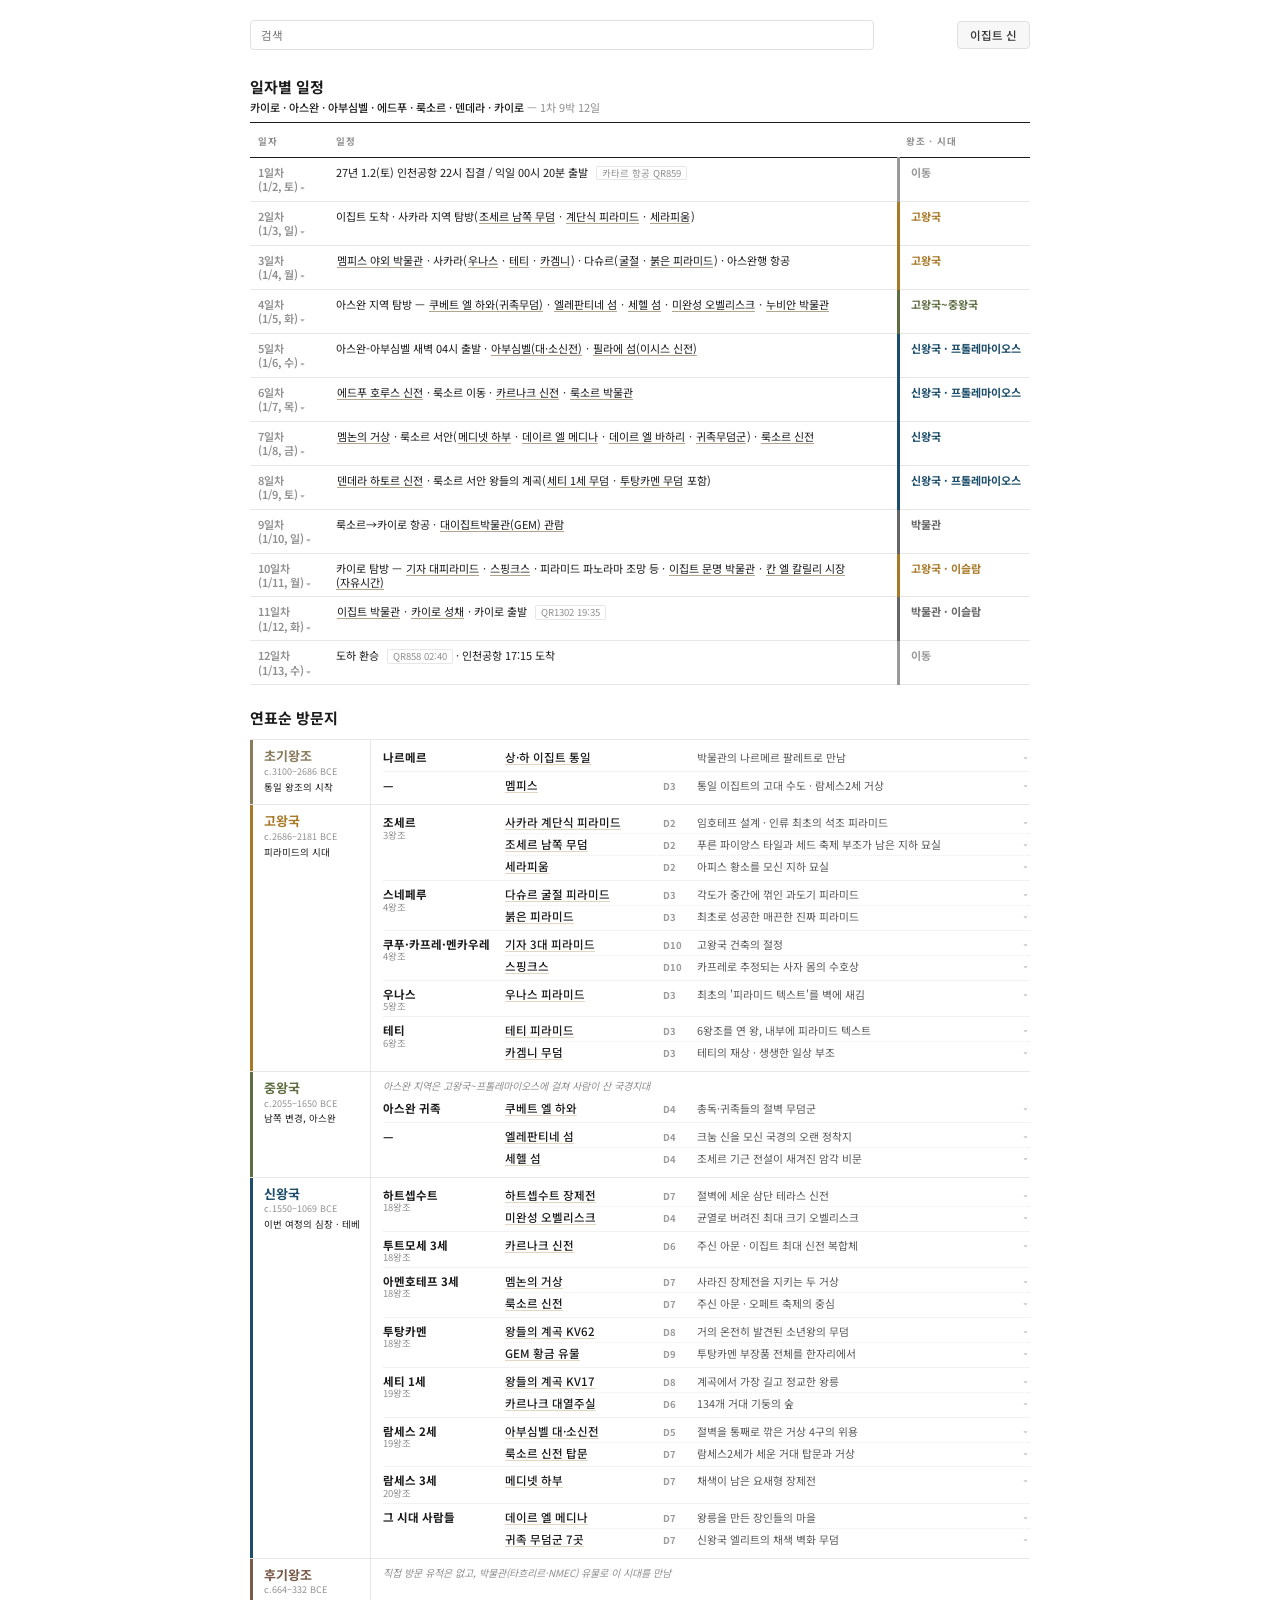
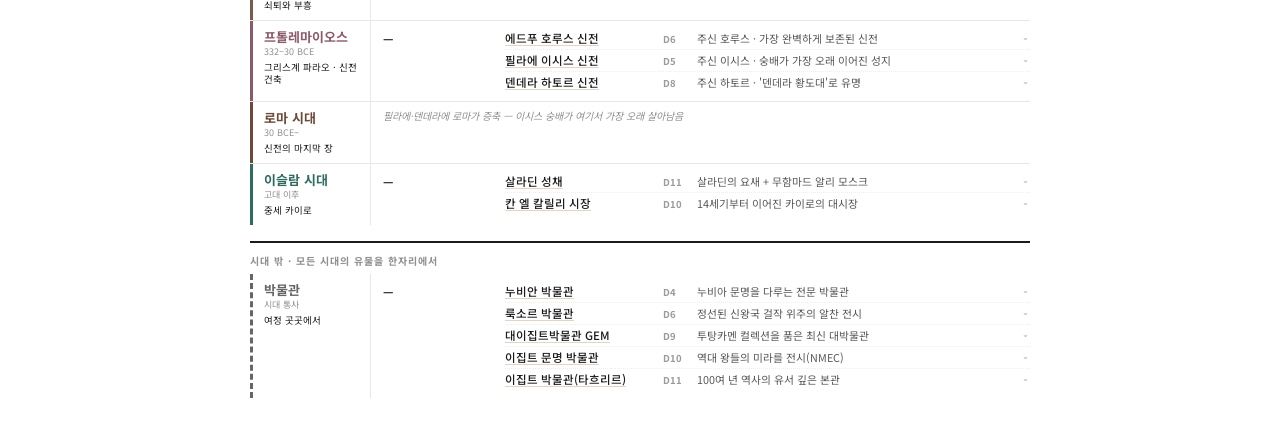
<file: egypt/index.html>
<!DOCTYPE html>
<html lang="ko">
<head>
<meta charset="UTF-8">
<meta name="viewport" content="width=device-width, initial-scale=1.0">
<title>연표순 방문지</title>
<link rel="preconnect" href="https://fonts.googleapis.com">
<link rel="preconnect" href="https://fonts.gstatic.com" crossorigin>
<link href="https://fonts.googleapis.com/css2?family=Noto+Sans+KR:wght@400;500;700&display=swap" rel="stylesheet">
<style>
  :root{ --ink:#1b1b1b; --soft:#8f8f8f; --line:#e7e7e7; --day:#9a9a9a; --pt:#585858; }
  *{box-sizing:border-box;margin:0;padding:0}
  html{-webkit-text-size-adjust:100%}
  body{font-family:'Noto Sans KR',sans-serif;background:#fff;color:var(--ink);
    line-height:1.3;padding:20px 14px 50px;display:flex;justify-content:center;
    -webkit-print-color-adjust:exact;print-color-adjust:exact;
    word-break:keep-all;overflow-wrap:break-word}
  .sheet{width:100%;max-width:780px;background:#fff;word-break:keep-all}

  /* 상단 컨트롤 바 (검색창 + 이집트 신 버튼) */
  .top-bar{display:flex;gap:16px;align-items:center;justify-content:space-between;margin-bottom:28px;flex-wrap:nowrap}
  .search-wrap{flex:1;max-width:80%;min-width:0}
  .search-wrap input{width:100%;padding:6px 10px;font-size:11.5px;border:1px solid #e0e0e0;background:transparent;border-radius:4px;font-family:inherit;outline:none;color:#333;transition:all .15s}
  .search-wrap input:focus{background:#fff;border-color:#a0a0a0}
  .img-btn{display:inline-flex;align-items:center;justify-content:center;padding:6px 12px;font-size:11.5px;font-weight:500;color:#333;background:#f7f7f7;border:1px solid #e0e0e0;border-radius:4px;text-decoration:none;white-space:nowrap;cursor:pointer;transition:all .15s;flex-shrink:0}
  .img-btn:hover{background:#ebebeb;color:#111}

  .route{font-size:11px;color:var(--soft);margin-top:10px}
  .route b{color:var(--ink);font-weight:500}

  .ih{font-size:15px;font-weight:700;margin:0 0 3px;padding-bottom:8px;border-bottom:1.5px solid var(--ink)}
  .itin{width:100%;border-collapse:collapse;font-size:11px;margin-top:2px;word-break:keep-all}
  .itin th{text-align:left;font-size:9.5px;letter-spacing:.08em;text-transform:uppercase;
    color:var(--soft);font-weight:700;padding:6px 8px 9px;border-bottom:1.5px solid var(--ink)}
  .itin td{padding:7px 8px;border-bottom:1px solid var(--line);vertical-align:top;line-height:1.3}
  .itin .era-cell{font-weight:700;color:var(--c);white-space:nowrap;border-left:3px solid var(--c);width:132px;padding-left:11px}
  .itin .day{white-space:nowrap;color:var(--soft);font-weight:600;width:78px;cursor:pointer;user-select:none;transition:all .15s}
  .itin .day:hover{color:var(--ink);text-decoration:underline}
  .itin .day::after{content:" ▾";font-size:9px;color:#aaa;display:inline-block;transition:transform .15s;margin-left:2px}
  .itin tr.open .day::after{transform:rotate(180deg);color:var(--ink)}
  .itin tr.open td{background-color:#f8f9fa}
  
  /* 세부 시간표 서브 행 스타일 (모노톤) */
  .itin-detail-row{display:none}
  .itin-detail-row.show{display:table-row}
  .itin-detail-cell{padding:8px 10px 12px !important;border-bottom:1.5px solid #e2e2e2 !important;background-color:#fbfbfb}
  .sub-itin-wrap{border:1px solid #dcdcdc;border-radius:4px;overflow:hidden;background:#fff;box-shadow:0 1px 3px rgba(0,0,0,0.02)}
  .sub-itin{width:100%;border-collapse:collapse;font-size:10.5px}
  .sub-itin th{background:#eeeeee;color:#333333;font-weight:700;padding:6px 6px;font-size:10px;text-align:left;border-bottom:1px solid #dcdcdc}
  .sub-itin td{padding:6px 6px;border-bottom:1px solid #eeeeee;vertical-align:top;line-height:1.4;color:#222222}
  .sub-itin tr:last-child td{border-bottom:none}
  .sub-itin .col-reg, .sub-itin th.col-reg{width:85px}
  .sub-itin .col-time, .sub-itin th.col-time{width:57px;color:#666;font-family:monospace;font-size:10px}
  .sub-itin .hotel-badge{display:inline-block;margin-top:3px;padding:2px 6px;background:#f5f5f5;border:1px solid #dddddd;border-radius:3px;font-size:9.5px;color:#333333}
  .sub-itin .meal-badge{display:inline-block;margin-top:3px;padding:1px 5px;background:#f5f5f5;border:1px solid #dddddd;border-radius:3px;font-size:9px;color:#555555}
  .fl{display:inline-block;font-size:9.5px;color:var(--soft);border:1px solid var(--line);padding:0 5px;border-radius:2px;margin-left:5px}

  /* 일정 표 내 유적 이동 앵커 링크 */
  .itin-link{color:var(--ink);text-decoration:underline;text-decoration-color:#b0a48e;text-underline-offset:2px;cursor:pointer;transition:all .15s;border-radius:2px;padding:0 1px}
  .itin-link:hover{color:#1C4E6B;background-color:#f0eada;font-weight:500}

  .era{display:flex;border-top:1px solid var(--line)}
  .era:first-of-type{border-top:none}
  .label{flex:0 0 120px;border-left:3px solid var(--c);padding:8px 8px 8px 11px}
  .ename{font-weight:700;font-size:13px;color:var(--c);line-height:1.2}
  .edate{font-size:9px;color:var(--soft);margin-top:2px}
  .etag{font-size:9.5px;color:var(--ink);margin-top:4px;line-height:1.25}
  .body{flex:1;padding:4px 0 5px 12px;border-left:1px solid var(--line);min-width:0}

  .kgroup{display:flex;gap:10px;align-items:baseline;padding:3px 0}
  .kgroup + .kgroup{border-top:1px solid #f2f2f2}
  .king{flex:0 0 112px;font-size:11.5px;font-weight:700;line-height:1.25;word-break:keep-all}
  .king .kn{display:inline-block;white-space:nowrap}
  .king em{display:block;font-style:normal;font-weight:400;font-size:9.5px;color:var(--soft)}
  .ksites{flex:1;min-width:0}

  details.site{border-bottom:1px dotted #eee;transition:background-color .3s, outline .3s}
  details.site:last-child{border-bottom:none}
  summary{display:grid;grid-template-columns:150px 26px 1fr;gap:8px;align-items:baseline;
    padding:3px 18px 3px 0;position:relative;cursor:pointer;list-style:none}
  summary::-webkit-details-marker{display:none}
  summary::after{content:"▾";position:absolute;right:2px;top:3px;color:#c3c3c3;font-size:10px;transition:transform .15s}
  details[open] summary::after{transform:rotate(180deg)}
  summary:hover{background:#f8f5ef}
  .nm{font-size:11.5px;font-weight:500;text-decoration:underline;text-decoration-color:#e0d6c1;text-underline-offset:2px}
  .d{font-size:9.5px;font-weight:700;color:var(--day)}
  .pt{font-size:10.8px;color:var(--pt)}
  .detail{padding:2px 18px 10px 0}
  .desc{font-size:12.5px;line-height:1.65;color:#333;margin:2px 0 10px}
  .imgs{display:flex;gap:6px;margin-bottom:9px}
  .imgs .slot{flex:1;aspect-ratio:3/4;background:#f0ece2;border-radius:5px;overflow:hidden}
  .imgs img{width:100%;height:100%;object-fit:cover;display:block}
  .lnk{font-size:11px}
  .lnk a{color:#1C4E6B;text-decoration:none;border-bottom:1px solid #cddbe4}
  .memo{font-size:10px;color:var(--soft);padding:3px 0;font-style:italic}

  /* 스크롤 이동 하이라이트 효과 */
  @keyframes highlightFlash {
    0% { background-color: #fff4cc; outline: 2px solid #e2b024; }
    70% { background-color: #fff4cc; outline: 2px solid #e2b024; }
    100% { background-color: transparent; outline: none; }
  }
  .highlight-site {
    animation: highlightFlash 2s ease-out;
    border-radius: 4px;
  }
  @keyframes fadeIn {
    from { opacity: 0; transform: translateY(-5px); }
    to { opacity: 1; transform: translateY(0); }
  }
  .search-matched summary {
    background-color: #fef7e6;
  }

  .aside{margin-top:16px;padding-top:11px;border-top:2px solid var(--ink)}
  .aside-label{font-size:10px;letter-spacing:.1em;color:var(--soft);font-weight:700;margin-bottom:7px}
  .aside-era{border-top:none}
  .aside-era .label{border-left-style:dashed}

  @media (max-width:768px){
    .era{flex-direction:column}
    .label{flex:none;border-left:3px solid var(--c);padding:6px 0 4px 8px}
    .body{border-left:3px solid var(--c);padding-left:8px}
    .kgroup{display:grid;grid-template-columns:72px 1fr;gap:8px;align-items:baseline;padding:3px 0}
    .king{font-size:11px;word-break:keep-all;overflow-wrap:normal}
    .ksites{width:100%}
    summary{grid-template-columns:1fr auto;gap:1px 8px}
    summary .pt{grid-column:1 / -1}
    .itin{table-layout:fixed !important;width:100% !important}
    .itin th:first-child{width:78px}
    .itin th:last-child{width:62px}
    .itin .day{width:78px;white-space:normal;font-size:10.5px;line-height:1.25}
    .itin .era-cell{width:62px;font-size:10px;white-space:normal;padding-left:6px;line-height:1.25}
    .itin td{word-break:keep-all;overflow-wrap:break-word}
    .itin-detail-cell{padding:4px 2px 8px !important;overflow:hidden !important}
    .sub-itin-wrap{overflow:hidden !important;max-width:100% !important}
    .sub-itin{table-layout:fixed !important;width:100% !important}
    .sub-itin th, .sub-itin td{padding:4px 2px !important;min-width:0 !important;word-break:keep-all;overflow-wrap:break-word}
    .sub-itin .col-reg, .sub-itin th.col-reg{width:12px !important;max-width:12px !important;min-width:0 !important;overflow:hidden;word-break:keep-all;white-space:normal}
    .sub-itin .col-time, .sub-itin th.col-time{width:10px !important;max-width:10px !important;min-width:0 !important;overflow:hidden;word-break:keep-all;white-space:normal}
    .top-bar{flex-direction:row;align-items:center}
  }
  @page{ size:A4; margin:8mm }
  @media print{
    body{padding:0} .sheet{max-width:none} .top-bar{display:none}
    summary::after{display:none} .detail{display:none}
    .era,.itin tr{page-break-inside:avoid}
  }
</style>
</head>
<body>
<div class="sheet">

  <!-- 상단 컨트롤 바 (검색창 + 이집트 신 버튼) -->
  <div class="top-bar">
    <div class="search-wrap">
      <input type="text" id="searchInput" placeholder="검색" aria-label="검색">
    </div>
    <a href="./egypt-schedule-images.html" class="img-btn">이집트 신</a>
  </div>

  <!-- 일자별 일정 (최상단 배치) -->
  <div>
    <div id="route-header-container" style="padding-bottom:8px;border-bottom:1.5px solid var(--ink);margin-bottom:6px;cursor:pointer;user-select:none;transition:background-color 0.2s;" onmouseover="this.style.backgroundColor='#faf8f5'" onmouseout="this.style.backgroundColor='transparent'">
      <h2 style="font-size:15px;font-weight:700;margin:0 0 4px;line-height:1.2;">일자별 일정</h2>
      <div class="route" style="margin:0"><b>카이로 · 아스완 · 아부심벨 · 에드푸 · 룩소르 · 덴데라 · 카이로</b> — 1차 9박 12일</div>
    </div>
    
    <!-- 이집트 이동 경로 지도 이미지 (초기 숨김) -->
    <div id="route-map-container" style="display:none;margin-bottom:14px;text-align:center;animation: fadeIn 0.3s ease;">
      <img src="./egypt-route.png" alt="이집트 이동 경로 지도" style="width:100%;max-width:780px;height:auto;border-radius:6px;box-shadow:0 4px 12px rgba(0,0,0,0.12);border:1px solid var(--line);">
    </div>

    <table class="itin">
      <thead><tr><th>일자</th><th>일정</th><th>왕조 · 시대</th></tr></thead>
      <tbody>
        <tr id="itin-main-1"><td class="day" onclick="toggleDayDetail(1)">1일차<br>(1/2, 토)</td><td>27년 1.2(토) 인천공항 22시 집결 / 익일 00시 20분 출발 <span class="fl">카타르 항공 QR859</span></td><td class="era-cell" style="--c:#999">이동</td></tr>
        <tr class="itin-detail-row" id="itin-detail-1"><td colspan="3" class="itin-detail-cell">
          <div class="sub-itin-wrap"><table class="sub-itin">
            <thead><tr><th class="col-reg">지역</th><th class="col-time">시간</th><th>여행 일정</th></tr></thead>
            <tbody>
              <tr><td class="col-reg">인천</td><td class="col-time">20:30</td><td>인천국제공항 집결 (제1터미널 3층 K카운터)</td></tr>
              <tr><td class="col-reg">인천 → 도하</td><td class="col-time">00:20<br>- 04:50</td><td>인천(ICN) 1/3 00:20 → 도하(DOH) 1/3 04:50 ㅣ 카타르항공 QR859 약 10시간 30분 소요<br>도하 하마드 국제공항 도착 후, 환승 수속</td></tr>
            </tbody>
          </table></div>
        </td></tr>
        <tr id="itin-main-2"><td class="day" onclick="toggleDayDetail(2)">2일차<br>(1/3, 일)</td><td>이집트 도착 · 사카라 지역 탐방(<a href="#site-djoser-south" class="itin-link" onclick="jumpSite(event,'site-djoser-south')">조세르 남쪽 무덤</a> · <a href="#site-djoser" class="itin-link" onclick="jumpSite(event,'site-djoser')">계단식 피라미드</a> · <a href="#site-serapeum" class="itin-link" onclick="jumpSite(event,'site-serapeum')">세라피움</a>)</td><td class="era-cell" style="--c:#A87A28">고왕국</td></tr>
        <tr class="itin-detail-row" id="itin-detail-2"><td colspan="3" class="itin-detail-cell">
          <div class="sub-itin-wrap"><table class="sub-itin">
            <thead><tr><th class="col-reg">지역</th><th class="col-time">시간</th><th>여행 일정</th></tr></thead>
            <tbody>
              <tr><td class="col-reg">도하 → 카이로</td><td class="col-time">08:20<br>- 11:05</td><td>도하(DOH) 1/3 08:20 → 카이로(CAI) 1/3 11:05 ㅣ 카타르항공 QR1303 약 3시간 45분 소요</td></tr>
              <tr><td class="col-reg">카이로</td><td class="col-time">13:00<br>- 19:00</td><td>카이로 공항 도착 후, 입국 수속 및 가이드 미팅<br>사카라로 이동<br><b>▣ 사카라</b>: 계단식 피라미드, 세라피움</td></tr>
              <tr><td class="col-reg">카이로</td><td class="col-time">19:00</td><td>호텔 체크인 후, 석식 및 휴식<br><span class="hotel-badge">STEIGENBERGER PYRAMIDS CAIRO 5★ 혹은 동급</span></td></tr>
            </tbody>
          </table></div>
        </td></tr>
        <tr id="itin-main-3"><td class="day" onclick="toggleDayDetail(3)">3일차<br>(1/4, 월)</td><td><a href="#site-memphis" class="itin-link" onclick="jumpSite(event,'site-memphis')">멤피스 야외 박물관</a> · 사카라(<a href="#site-unas" class="itin-link" onclick="jumpSite(event,'site-unas')">우나스</a> · <a href="#site-teti" class="itin-link" onclick="jumpSite(event,'site-teti')">테티</a> · <a href="#site-kagemni" class="itin-link" onclick="jumpSite(event,'site-kagemni')">카겜니</a>) · 다슈르(<a href="#site-bent" class="itin-link" onclick="jumpSite(event,'site-bent')">굴절</a> · <a href="#site-red" class="itin-link" onclick="jumpSite(event,'site-red')">붉은 피라미드</a>) · 아스완행 항공</td><td class="era-cell" style="--c:#A87A28">고왕국</td></tr>
        <tr class="itin-detail-row" id="itin-detail-3"><td colspan="3" class="itin-detail-cell">
          <div class="sub-itin-wrap"><table class="sub-itin">
            <thead><tr><th class="col-reg">지역</th><th class="col-time">시간</th><th>여행 일정</th></tr></thead>
            <tbody>
              <tr><td class="col-reg" rowspan="2">카이로</td><td class="col-time">06:30-</td><td>호텔 조식 (06시 30분부터 가능)</td></tr>
              <tr><td class="col-time">09:00</td><td>호텔 출발</td></tr>
              <tr><td class="col-reg">멤피스<br>사카라<br>다슈르</td><td class="col-time">09:30<br>- 13:00</td><td><b>▣ 멤피스 지역 탐방</b>: 멤피스 야외 박물관<br><b>▣ 사카라 지역 탐방</b>: 우나스 피라미드, 테티 피라미드, 카겜니 마스타바<br><b>▣ 다슈르 지역 탐방</b>: 굴절 피라미드, 붉은 피라미드</td></tr>
              <tr><td class="col-reg" rowspan="2">카이로</td><td class="col-time">13:30</td><td>점심식사 (현지식당)</td></tr>
              <tr><td class="col-time">15:00</td><td>공항 이동</td></tr>
              <tr><td class="col-reg">카이로 → 아스완</td><td class="col-time">18:45<br>- 20:10</td><td>카이로(CAI) 1/4 18:45 → 아스완(ASW) 1/4 20:10 ㅣ 이집트항공 MS086 약 1시간 25분 소요</td></tr>
              <tr><td class="col-reg">아스완</td><td class="col-time">22:00</td><td>호텔 도착 · 석식 (*늦은 저녁 식사)<br><span class="hotel-badge">THE ZEN WELLNESS RESORT ASWAN 5★ 혹은 동급</span></td></tr>
            </tbody>
          </table></div>
        </td></tr>
        <tr id="itin-main-4"><td class="day" onclick="toggleDayDetail(4)">4일차<br>(1/5, 화)</td><td>아스완 지역 탐방 — <a href="#site-qubbet" class="itin-link" onclick="jumpSite(event,'site-qubbet')">쿠베트 엘 하와(귀족무덤)</a> · <a href="#site-elephantine" class="itin-link" onclick="jumpSite(event,'site-elephantine')">엘레판티네 섬</a> · <a href="#site-sehel" class="itin-link" onclick="jumpSite(event,'site-sehel')">세헬 섬</a> · <a href="#site-obelisk" class="itin-link" onclick="jumpSite(event,'site-obelisk')">미완성 오벨리스크</a> · <a href="#site-nubian-mus" class="itin-link" onclick="jumpSite(event,'site-nubian-mus')">누비안 박물관</a></td><td class="era-cell" style="--c:#5F6E42">고왕국~중왕국</td></tr>
        <tr class="itin-detail-row" id="itin-detail-4"><td colspan="3" class="itin-detail-cell">
          <div class="sub-itin-wrap"><table class="sub-itin">
            <thead><tr><th class="col-reg">지역</th><th class="col-time">시간</th><th>여행 일정</th></tr></thead>
            <tbody>
              <tr><td class="col-reg" rowspan="6">아스완</td><td class="col-time">06:30</td><td>기상 및 조식</td></tr>
              <tr><td class="col-time">08:00</td><td>호텔 출발</td></tr>
              <tr><td class="col-time">09:00</td><td><b>▣ 아스완 탐방</b>: 쿠베트 엘 하와, 엘레판티네 섬</td></tr>
              <tr><td class="col-time">12:00</td><td>점심식사 (현지식당)</td></tr>
              <tr><td class="col-time">13:00</td><td><b>▣ 아스완 탐방</b>: 세헬섬 유적지, 미완성 오벨리스크, 누비안 박물관</td></tr>
              <tr><td class="col-time">19:00</td><td>호텔 도착 · 저녁식사<br><span class="hotel-badge">THE ZEN WELLNESS RESORT ASWAN 5★ 혹은 동급</span></td></tr>
            </tbody>
          </table></div>
        </td></tr>
        <tr id="itin-main-5"><td class="day" onclick="toggleDayDetail(5)">5일차<br>(1/6, 수)</td><td>아스완-아부심벨 새벽 04시 출발 · <a href="#site-abusimbel" class="itin-link" onclick="jumpSite(event,'site-abusimbel')">아부심벨(대·소신전)</a> · <a href="#site-philae" class="itin-link" onclick="jumpSite(event,'site-philae')">필라에 섬(이시스 신전)</a></td><td class="era-cell" style="--c:#1C4E6B">신왕국 · 프톨레마이오스</td></tr>
        <tr class="itin-detail-row" id="itin-detail-5"><td colspan="3" class="itin-detail-cell">
          <div class="sub-itin-wrap"><table class="sub-itin">
            <thead><tr><th class="col-reg">지역</th><th class="col-time">시간</th><th>여행 일정</th></tr></thead>
            <tbody>
              <tr><td class="col-reg">아스완</td><td class="col-time">03:00</td><td>새벽 기상 및 조식</td></tr>
              <tr><td class="col-reg">아스완 → 아부심벨</td><td class="col-time">04:00</td><td>호텔 출발 (아스완 → 아부심벨 이동)</td></tr>
              <tr><td class="col-reg">아부심벨</td><td class="col-time">08:00</td><td><b>▣ 아부심벨</b>: 아부심벨 대신전 (람세스 2세 신전), 아부심벨 소신전 (네페르타리 신전)</td></tr>
              <tr><td class="col-reg">아부심벨 → 아스완</td><td class="col-time">10:00</td><td>아부심벨 → 아스완 이동</td></tr>
              <tr><td class="col-reg" rowspan="3">아스완</td><td class="col-time">14:00</td><td>중식 (현지식당 *점심이 늦습니다)</td></tr>
              <tr><td class="col-time">14:00</td><td><b>▣ 필라에 섬</b>: 이시스 신전</td></tr>
              <tr><td class="col-time">19:00</td><td>호텔 도착 · 석식<br><span class="hotel-badge">THE ZEN WELLNESS RESORT ASWAN 5★ 혹은 동급</span></td></tr>
            </tbody>
          </table></div>
        </td></tr>
        <tr id="itin-main-6"><td class="day" onclick="toggleDayDetail(6)">6일차<br>(1/7, 목)</td><td><a href="#site-edfu" class="itin-link" onclick="jumpSite(event,'site-edfu')">에드푸 호루스 신전</a> · 룩소르 이동 · <a href="#site-karnak" class="itin-link" onclick="jumpSite(event,'site-karnak')">카르나크 신전</a> · <a href="#site-luxor-mus" class="itin-link" onclick="jumpSite(event,'site-luxor-mus')">룩소르 박물관</a></td><td class="era-cell" style="--c:#1C4E6B">신왕국 · 프톨레마이오스</td></tr>
        <tr class="itin-detail-row" id="itin-detail-6"><td colspan="3" class="itin-detail-cell">
          <div class="sub-itin-wrap"><table class="sub-itin">
            <thead><tr><th class="col-reg">지역</th><th class="col-time">시간</th><th>여행 일정</th></tr></thead>
            <tbody>
              <tr><td class="col-reg" rowspan="2">아스완</td><td class="col-time">06:30-</td><td>호텔 조식 (06시 30분부터 가능)</td></tr>
              <tr><td class="col-time">07:00</td><td>호텔 출발</td></tr>
              <tr><td class="col-reg">아스완 → 에드푸</td><td class="col-time">08:00</td><td>아스완 → 에드푸 이동</td></tr>
              <tr><td class="col-reg">에드푸<br>룩소르</td><td class="col-time">09:00<br>- 18:00</td><td><b>▣ 에드푸</b>: 호루스 신전<br>에드푸 → 룩소르 이동<br>점심식사 (현지식당)<br><b>▣ 카르나크 신전</b><br><b>▣ 룩소르 박물관</b></td></tr>
              <tr><td class="col-reg">룩소르</td><td class="col-time">19:00</td><td>호텔 도착 · 석식<br><span class="hotel-badge">STEIGENBERGER LUXOR 5★ 혹은 동급</span></td></tr>
            </tbody>
          </table></div>
        </td></tr>
        <tr id="itin-main-7"><td class="day" onclick="toggleDayDetail(7)">7일차<br>(1/8, 금)</td><td><a href="#site-memnon" class="itin-link" onclick="jumpSite(event,'site-memnon')">멤논의 거상</a> · 룩소르 서안(<a href="#site-habu" class="itin-link" onclick="jumpSite(event,'site-habu')">메디넷 하부</a> · <a href="#site-deir-medina" class="itin-link" onclick="jumpSite(event,'site-deir-medina')">데이르 엘 메디나</a> · <a href="#site-hatshepsut" class="itin-link" onclick="jumpSite(event,'site-hatshepsut')">데이르 엘 바하리</a> · <a href="#site-nobles-tombs" class="itin-link" onclick="jumpSite(event,'site-nobles-tombs')">귀족무덤군</a>) · <a href="#site-luxor-temple" class="itin-link" onclick="jumpSite(event,'site-luxor-temple')">룩소르 신전</a></td><td class="era-cell" style="--c:#1C4E6B">신왕국</td></tr>
        <tr class="itin-detail-row" id="itin-detail-7"><td colspan="3" class="itin-detail-cell">
          <div class="sub-itin-wrap"><table class="sub-itin">
            <thead><tr><th class="col-reg">지역</th><th class="col-time">시간</th><th>여행 일정</th></tr></thead>
            <tbody>
              <tr><td class="col-reg" rowspan="2">룩소르</td><td class="col-time">06:30-</td><td>호텔 조식 (06시 30분부터 가능)</td></tr>
              <tr><td class="col-time">07:00</td><td>호텔 출발</td></tr>
              <tr><td class="col-reg">룩소르 서안</td><td class="col-time">08:00</td><td><b>▣ 멤논의 거상</b> (아멘호테프 3세의 거상)<br><b>▣ 메디넷 하부</b><br><b>▣ 데이르 엘 메디나</b></td></tr>
              <tr><td class="col-reg">룩소르</td><td class="col-time">13:00</td><td>중식 (현지식당)</td></tr>
              <tr><td class="col-reg">룩소르 서안/동안</td><td class="col-time">14:00</td><td><b>▣ 귀족 무덤군</b>: 우세르헤트 TT56, 라모세 TT55, 카엠헤트 TT57<br><b>▣ 데이르 엘 바하리</b><br><b>▣ 왕들의 계곡</b>: 투탕카멘, 세티 1세 무덤 + 3개 무덤<br><b>▣ 룩소르 신전</b></td></tr>
              <tr><td class="col-reg">룩소르</td><td class="col-time">20:00</td><td>호텔 도착 · 석식<br><span class="hotel-badge">STEIGENBERGER LUXOR 5★ 혹은 동급</span></td></tr>
            </tbody>
          </table></div>
        </td></tr>
        <tr id="itin-main-8"><td class="day" onclick="toggleDayDetail(8)">8일차<br>(1/9, 토)</td><td><a href="#site-dendera" class="itin-link" onclick="jumpSite(event,'site-dendera')">덴데라 하토르 신전</a> · 룩소르 서안 왕들의 계곡(<a href="#site-seti-kv17" class="itin-link" onclick="jumpSite(event,'site-seti-kv17')">세티 1세 무덤</a> · <a href="#site-tut-kv62" class="itin-link" onclick="jumpSite(event,'site-tut-kv62')">투탕카멘 무덤</a> 포함)</td><td class="era-cell" style="--c:#1C4E6B">신왕국 · 프톨레마이오스</td></tr>
        <tr class="itin-detail-row" id="itin-detail-8"><td colspan="3" class="itin-detail-cell">
          <div class="sub-itin-wrap"><table class="sub-itin">
            <thead><tr><th class="col-reg">지역</th><th class="col-time">시간</th><th>여행 일정</th></tr></thead>
            <tbody>
              <tr><td class="col-reg" rowspan="2">룩소르</td><td class="col-time">06:30-</td><td>호텔 조식 (06시 30분부터 가능)</td></tr>
              <tr><td class="col-time">07:30</td><td>호텔 출발</td></tr>
              <tr><td class="col-reg">덴데라<br>룩소르 서안</td><td class="col-time">09:00<br>- 16:00</td><td>룩소르 → 덴데라 버스 이동<br><b>▣ 덴데라 하토르 신전</b><br>덴데라 → 룩소르 서안 버스 이동<br><b>▣ 왕들의 계곡</b> (세티 1세 무덤, 투탕카멘 무덤 포함)</td></tr>
              <tr><td class="col-reg">룩소르</td><td class="col-time">18:00</td><td>석식: 현지 레스토랑<br><span class="hotel-badge">STEIGENBERGER LUXOR 5★</span></td></tr>
            </tbody>
          </table></div>
        </td></tr>
        <tr id="itin-main-9"><td class="day" onclick="toggleDayDetail(9)">9일차<br>(1/10, 일)</td><td>룩소르→카이로 항공 · <a href="#site-gem-gold" class="itin-link" onclick="jumpSite(event,'site-gem-gold')">대이집트박물관(GEM) 관람</a></td><td class="era-cell" style="--c:#666">박물관</td></tr>
        <tr class="itin-detail-row" id="itin-detail-9"><td colspan="3" class="itin-detail-cell">
          <div class="sub-itin-wrap"><table class="sub-itin">
            <thead><tr><th class="col-reg">지역</th><th class="col-time">시간</th><th>여행 일정</th></tr></thead>
            <tbody>
              <tr><td class="col-reg">룩소르</td><td class="col-time">06:30-</td><td>호텔 조식 (06시 30분부터 가능)</td></tr>
              <tr><td class="col-reg">룩소르 → 카이로</td><td class="col-time">09:30<br>- 10:40</td><td>룩소르(LXR) 1/10 09:30 → 카이로(CAI) 1/10 10:40 ㅣ 나일에어 NP072 약 1시간 10분 소요</td></tr>
              <tr><td class="col-reg" rowspan="2">카이로</td><td class="col-time">12:00<br>- 18:00</td><td><b>▣ 대이집트 박물관(GEM)</b> (*중식: GEM 내부 식당)</td></tr>
              <tr><td class="col-time">19:00</td><td>호텔 도착 · 석식<br><span class="hotel-badge">FAIRMONT NILE CITY 5★</span></td></tr>
            </tbody>
          </table></div>
        </td></tr>
        <tr id="itin-main-10"><td class="day" onclick="toggleDayDetail(10)">10일차<br>(1/11, 월)</td><td>카이로 탐방 — <a href="#site-giza" class="itin-link" onclick="jumpSite(event,'site-giza')">기자 대피라미드</a> · <a href="#site-sphinx" class="itin-link" onclick="jumpSite(event,'site-sphinx')">스핑크스</a> · 피라미드 파노라마 조망 등 · <a href="#site-nmec" class="itin-link" onclick="jumpSite(event,'site-nmec')">이집트 문명 박물관</a> · <a href="#site-khalili" class="itin-link" onclick="jumpSite(event,'site-khalili')">칸 엘 칼릴리 시장(자유시간)</a></td><td class="era-cell" style="--c:#A87A28">고왕국 · 이슬람</td></tr>
        <tr class="itin-detail-row" id="itin-detail-10"><td colspan="3" class="itin-detail-cell">
          <div class="sub-itin-wrap"><table class="sub-itin">
            <thead><tr><th class="col-reg">지역</th><th class="col-time">시간</th><th>여행 일정</th></tr></thead>
            <tbody>
              <tr><td class="col-reg" rowspan="5">카이로</td><td class="col-time">06:30-</td><td>호텔 조식 (06시 30분부터 가능)</td></tr>
              <tr><td class="col-time">07:30</td><td>호텔 출발</td></tr>
              <tr><td class="col-time">08:00</td><td><b>▣ 쿠푸 대피라미드</b><br><b>▣ 기자 피라미드 조망</b><br><b>▣ 카프라 피라미드 / 멘카우레 피라미드</b><br><b>▣ 카프라 하안신전</b><br><b>▣ 스핑크스</b></td></tr>
              <tr><td class="col-time">13:00</td><td>중식 (현지식당)</td></tr>
              <tr><td class="col-time">14:00</td><td><b>▣ 이집트 문명박물관</b><br><b>▣ 칸 엘 칼릴리 시장 (자유시간)</b></td></tr>
              <tr><td class="col-reg">카이로</td><td class="col-time">19:00</td><td>호텔 도착 · 석식<br><span class="hotel-badge">FAIRMONT NILE CITY 5★</span></td></tr>
            </tbody>
          </table></div>
        </td></tr>
        <tr id="itin-main-11"><td class="day" onclick="toggleDayDetail(11)">11일차<br>(1/12, 화)</td><td><a href="#site-tahrir" class="itin-link" onclick="jumpSite(event,'site-tahrir')">이집트 박물관</a> · <a href="#site-citadel" class="itin-link" onclick="jumpSite(event,'site-citadel')">카이로 성채</a> · 카이로 출발 <span class="fl">QR1302 19:35</span></td><td class="era-cell" style="--c:#666">박물관 · 이슬람</td></tr>
        <tr class="itin-detail-row" id="itin-detail-11"><td colspan="3" class="itin-detail-cell">
          <div class="sub-itin-wrap"><table class="sub-itin">
            <thead><tr><th class="col-reg">지역</th><th class="col-time">시간</th><th>여행 일정</th></tr></thead>
            <tbody>
              <tr><td class="col-reg" rowspan="5">카이로</td><td class="col-time">06:30-</td><td>호텔 조식 (06시 30분부터 가능)</td></tr>
              <tr><td class="col-time">09:00</td><td>호텔 출발</td></tr>
              <tr><td class="col-time">09:00</td><td><b>▣ 구 이집트 박물관</b></td></tr>
              <tr><td class="col-time">12:30</td><td>중식 (현지 한식당)</td></tr>
              <tr><td class="col-time">14:00</td><td><b>▣ 살라딘 성채</b></td></tr>
              <tr><td class="col-reg">카이로 공항</td><td class="col-time">16:30</td><td>공항 도착 후 출국 수속</td></tr>
              <tr><td class="col-reg">카이로 → 도하</td><td class="col-time">19:35<br>- 23:40</td><td>카이로(CAI) 1/12 19:35 → 도하(DOH) 1/13 23:40 ㅣ 카타르항공 QR1302 약 3시간 5분 소요</td></tr>
            </tbody>
          </table></div>
        </td></tr>
        <tr id="itin-main-12"><td class="day" onclick="toggleDayDetail(12)">12일차<br>(1/13, 수)</td><td>도하 환승 <span class="fl">QR858 02:40</span> · 인천공항 17:15 도착</td><td class="era-cell" style="--c:#999">이동</td></tr>
        <tr class="itin-detail-row" id="itin-detail-12"><td colspan="3" class="itin-detail-cell">
          <div class="sub-itin-wrap"><table class="sub-itin">
            <thead><tr><th class="col-reg">지역</th><th class="col-time">시간</th><th>여행 일정</th></tr></thead>
            <tbody>
              <tr><td class="col-reg">도하</td><td class="col-time">24:00</td><td>도하 하마드 국제공항 도착 후, 환승 수속</td></tr>
              <tr><td class="col-reg">도하 → 인천</td><td class="col-time">02:40<br>- 17:15</td><td>도하(DOH) 1/13 02:40 → 인천(ICN) 1/13 17:15 ㅣ 카타르항공 QR858 약 8시간 35분 소요</td></tr>
              <tr><td class="col-reg">인천</td><td class="col-time">17:15</td><td>인천공항 도착</td></tr>
            </tbody>
          </table></div>
        </td></tr>
      </tbody>
    </table>
  </div>

  <!-- 한 줄 띄고 연표순 방문지 제목 배치 -->
  <h2 style="font-size:15px;font-weight:700;margin:24px 0 12px;line-height:1.2">연표순 방문지</h2>

  <!-- 연표순 방문지 상세 -->
  <div class="era" style="--c:#8A7B5C">
    <div class="label"><div class="ename">초기왕조</div><div class="edate">c.3100–2686 BCE</div><div class="etag">통일 왕조의 시작</div></div>
    <div class="body">
      <div class="kgroup"><div class="king">나르메르</div><div class="ksites"><details class="site" id="site-narmer" data-wiki="Narmer Palette">
      <summary><span class="nm">상·하 이집트 통일</span><span class="d"></span><span class="pt">박물관의 나르메르 팔레트로 만남</span></summary>
      <div class="detail"><p class="desc">이집트 역사의 문을 여는 유물로, 상·하 이집트를 처음 통일한 나르메르 왕을 새긴 화장판(팔레트)이다. 한 면엔 상이집트의 흰 왕관을, 다른 면엔 하이집트의 붉은 왕관을 쓴 왕이 등장해 통일을 상징한다. 왕이 적을 내리치는 자세는 이후 3천 년간 이어질 파라오 도상의 원형이 된다. 실물은 카이로 박물관·GEM에 있어, 유적이 아니라 전시로 만난다.</p><div class="imgs"></div>
      <div class="lnk"><a href="https://www.google.com/search?tbm=isch&amp;q=%EC%83%81%C2%B7%ED%95%98%20%EC%9D%B4%EC%A7%91%ED%8A%B8%20%ED%86%B5%EC%9D%BC%20%EC%9D%B4%EC%A7%91%ED%8A%B8" target="_blank" rel="noopener">Google 이미지에서 보기</a> · <a href="https://en.wikipedia.org/wiki/Narmer%20Palette" target="_blank" rel="noopener">위키백과</a></div></div>
      </details></div></div>
      <div class="kgroup"><div class="king">—</div><div class="ksites"><details class="site" id="site-memphis" data-wiki="Memphis, Egypt">
      <summary><span class="nm">멤피스</span><span class="d">D3</span><span class="pt">통일 이집트의 고대 수도 · 람세스2세 거상</span></summary>
      <div class="detail"><p class="desc">상·하 이집트를 통일한 뒤 세운 고대 이집트 최초의 수도. 나일 삼각주가 시작되는 요충지에 자리해 3천 년 가까이 종교·행정의 중심으로 기능했다. 창조신 프타의 성지였고, '이집트'라는 이름의 어원도 이곳 프타 신전에서 유래했다는 설이 있다. 지금은 도시 대부분이 사라지고 야외 박물관에 람세스 2세의 거대한 석회암 거상이 누운 채 전시돼 있다.</p><div class="imgs"></div>
      <div class="lnk"><a href="https://www.google.com/search?tbm=isch&amp;q=%EB%A9%94%ED%94%BC%EC%8A%A4%20%EC%9D%B4%EC%A7%91%ED%8A%B8" target="_blank" rel="noopener">Google 이미지에서 보기</a> · <a href="https://en.wikipedia.org/wiki/Memphis%2C%20Egypt" target="_blank" rel="noopener">위키백과</a></div></div>
      </details></div></div>
    </div>
  </div>

  <div class="era" style="--c:#A87A28">
    <div class="label"><div class="ename">고왕국</div><div class="edate">c.2686–2181 BCE</div><div class="etag">피라미드의 시대</div></div>
    <div class="body">
      <div class="kgroup"><div class="king">조세르<em>3왕조</em></div><div class="ksites"><details class="site" id="site-djoser" data-wiki="Pyramid of Djoser">
      <summary><span class="nm">사카라 계단식 피라미드</span><span class="d">D2</span><span class="pt">임호테프 설계 · 인류 최초의 석조 피라미드</span></summary>
      <div class="detail"><p class="desc">제3왕조 조세르 왕의 무덤으로, 천재 건축가 임호테프가 설계했다. 그전까지 왕의 무덤은 낮은 상자형 마스타바였는데, 이를 6단으로 겹쳐 쌓아 하늘로 올린 인류 최초의 대형 석조 건축물이다. '돌을 다루는 법'을 처음 대규모로 실험한 현장이라, 이후 모든 피라미드가 여기서 출발한다. 주변엔 넓은 제의 단지가 함께 남아 있다.</p><div class="imgs"></div>
      <div class="lnk"><a href="https://www.google.com/search?tbm=isch&amp;q=%EC%82%B4%EC%B9%B4%EB%9D%BC%20%EA%B3%84%EB%8B%A8%EC%8B%9D%20%ED%94%BC%EB%9D%BC%EB%AF%B8%EB%93%9C%20%EC%9D%B4%EC%A7%91%ED%8A%B8" target="_blank" rel="noopener">Google 이미지에서 보기</a> · <a href="https://en.wikipedia.org/wiki/Pyramid%20of%20Djoser" target="_blank" rel="noopener">위키백과</a></div></div>
      </details><details class="site" id="site-djoser-south" data-wiki="Pyramid of Djoser">
      <summary><span class="nm">조세르 남쪽 무덤</span><span class="d">D2</span><span class="pt">푸른 파이앙스 타일과 세드 축제 부조가 남은 지하 묘실</span></summary>
      <div class="detail"><p class="desc">조세르 계단식 피라미드 복합 단지 남쪽 담장 아래에 자리한 독특한 지하 구조물이다. 깊이 30여 미터의 수직 갱도 아래 화강암 묘실이 조성되어 있으며, 왕의 영혼(카)을 모시거나 내장을 보관하는 카노푸스 묘실 용도로 추정된다. 내부에는 선명한 푸른색 파이앙스 타일로 장식된 벽면과 파라오의 재생과 활력을 다짐하는 '세드 축제'에서 질주하는 조세르 왕의 부조가 잘 보존되어 있다. 오랜 복원 끝에 2021년 일반에 공개되었다.</p><div class="imgs"></div>
      <div class="lnk"><a href="https://www.google.com/search?tbm=isch&amp;q=%EC%A1%B0%EC%84%B8%EB%A5%B4%20%EB%82%A8%EC%BD%BD%20%EB%AC%B4%EB%8D%A4%20%EC%82%AC%EC%B9%B4%EB%9D%BC" target="_blank" rel="noopener">Google 이미지에서 보기</a> · <a href="https://en.wikipedia.org/wiki/Pyramid_of_Djoser#South_Tomb" target="_blank" rel="noopener">위키백과</a></div></div>
      </details><details class="site" id="site-serapeum" data-wiki="Serapeum of Saqqara">
      <summary><span class="nm">세라피움</span><span class="d">D2</span><span class="pt">아피스 황소를 모신 지하 묘실</span></summary>
      <div class="detail"><p class="desc">멤피스의 수호신 프타의 현신으로 여겨진 신성한 '아피스 황소'들을 미라로 만들어 안치한 지하 묘역이다. 어두운 갱도를 따라 무게 수십 톤의 거대한 화강암 석관들이 줄지어 놓여 있어 압도적이다. 신왕국부터 프톨레마이오스 시대까지 대대로 이어졌고, 19세기 마리에트가 발굴했다. 고대 이집트의 동물 숭배와 석공 기술을 함께 보여준다.</p><div class="imgs"></div>
      <div class="lnk"><a href="https://www.google.com/search?tbm=isch&amp;q=%EC%84%B8%EB%9D%BC%ED%94%BC%EC%9B%80%20%EC%9D%B4%EC%A7%91%ED%8A%B8" target="_blank" rel="noopener">Google 이미지에서 보기</a> · <a href="https://en.wikipedia.org/wiki/Serapeum%20of%20Saqqara" target="_blank" rel="noopener">위키백과</a></div></div>
      </details></div></div>
      <div class="kgroup"><div class="king">스네페루<em>4왕조</em></div><div class="ksites"><details class="site" id="site-bent" data-wiki="Bent Pyramid">
      <summary><span class="nm">다슈르 굴절 피라미드</span><span class="d">D3</span><span class="pt">각도가 중간에 꺾인 과도기 피라미드</span></summary>
      <div class="detail"><p class="desc">스네페루 왕이 지은 피라미드로, 아래는 급한 각도로 올리다 위쪽에서 완만하게 꺾여 독특한 실루엣을 만든다. 쌓는 도중 구조가 불안정해지자 붕괴를 막으려 각도를 낮춘 것으로 본다. '진짜 피라미드'로 가는 과도기의 시행착오를 그대로 보여주는 귀중한 사례다. 겉을 감싼 매끈한 외장석이 유난히 잘 남아 있다.</p><div class="imgs"></div>
      <div class="lnk"><a href="https://www.google.com/search?tbm=isch&amp;q=%EB%8B%A4%EC%8A%88%EB%A5%B4%20%EA%B5%B4%EC%A0%88%20%ED%94%BC%EB%9D%BC%EB%AF%B8%EB%93%9C%20%EC%9D%B4%EC%A7%91%ED%8A%B8" target="_blank" rel="noopener">Google 이미지에서 보기</a> · <a href="https://en.wikipedia.org/wiki/Bent%20Pyramid" target="_blank" rel="noopener">위키백과</a></div></div>
      </details><details class="site" id="site-red" data-wiki="Red Pyramid">
      <summary><span class="nm">붉은 피라미드</span><span class="d">D3</span><span class="pt">최초로 성공한 매끈한 진짜 피라미드</span></summary>
      <div class="detail"><p class="desc">역시 스네페루가 지은, 처음으로 완성에 성공한 매끈한 정사각뿔 피라미드다. 붉은빛이 도는 석회암 때문에 '붉은 피라미드'라 불린다. 굴절 피라미드의 실패를 교훈 삼아 처음부터 완만한 각도로 안정적으로 쌓아 올렸다. 규모로는 기자 대피라미드에 버금가는, 그 직접적인 선배 격이다.</p><div class="imgs"></div>
      <div class="lnk"><a href="https://www.google.com/search?tbm=isch&amp;q=%EB%B6%89%EC%9D%80%20%ED%94%BC%EB%9D%BC%EB%AF%B8%EB%93%9C%20%EC%9D%B4%EC%A7%91%ED%8A%B8" target="_blank" rel="noopener">Google 이미지에서 보기</a> · <a href="https://en.wikipedia.org/wiki/Red%20Pyramid" target="_blank" rel="noopener">위키백과</a></div></div>
      </details></div></div>
      <div class="kgroup"><div class="king"><span class="kn">쿠푸·</span><span class="kn">카프레·</span><span class="kn">멘카우레</span><em>4왕조</em></div><div class="ksites"><details class="site" id="site-giza" data-wiki="Giza pyramid complex">
      <summary><span class="nm">기자 3대 피라미드</span><span class="d">D10</span><span class="pt">고왕국 건축의 절정</span></summary>
      <div class="detail"><p class="desc">쿠푸·카프레·멘카우레 세 파라오의 피라미드가 사막에 나란히 선 고왕국 건축의 정점이다. 가장 큰 쿠푸의 대피라미드는 약 230만 개의 돌을 쌓은 것으로, 고대 세계 7대 불가사의 중 유일하게 오늘날까지 남아 있다. 원래는 매끈한 흰 석회암으로 덮여 햇빛에 눈부시게 빛났다. 정밀한 방위 정렬과 규모가 지금도 미스터리와 경외를 자아낸다.</p><div class="imgs"></div>
      <div class="lnk"><a href="https://www.google.com/search?tbm=isch&amp;q=%EA%B8%B0%EC%9E%90%203%EB%8C%80%20%ED%94%BC%EB%9D%BC%EB%AF%B8%EB%93%9C%20%EC%9D%B4%EC%A7%91%ED%8A%B8" target="_blank" rel="noopener">Google 이미지에서 보기</a> · <a href="https://en.wikipedia.org/wiki/Giza%20pyramid%20complex" target="_blank" rel="noopener">위키백과</a></div></div>
      </details><details class="site" id="site-sphinx" data-wiki="Great Sphinx of Giza">
      <summary><span class="nm">스핑크스</span><span class="d">D10</span><span class="pt">카프레로 추정되는 사자 몸의 수호상</span></summary>
      <div class="detail"><p class="desc">사자의 몸에 파라오(카프레로 추정)의 얼굴을 얹은 길이 73m의 거대한 수호 석상이다. 하나의 자연 석회암 언덕을 통째로 깎아 만들었다. 기자 피라미드 단지 동쪽 끝에서 해 뜨는 방향을 바라보며 성역을 지킨다. 코가 사라진 사연 등 숱한 전설과 논쟁을 품은 이집트의 상징이다.</p><div class="imgs"></div>
      <div class="lnk"><a href="https://www.google.com/search?tbm=isch&amp;q=%EC%8A%A4%ED%95%91%ED%81%AC%EC%8A%A4%20%EC%9D%B4%EC%A7%91%ED%8A%B8" target="_blank" rel="noopener">Google 이미지에서 보기</a> · <a href="https://en.wikipedia.org/wiki/Great%20Sphinx%20of%20Giza" target="_blank" rel="noopener">위키백과</a></div></div>
      </details></div></div>
      <div class="kgroup"><div class="king">우나스<em>5왕조</em></div><div class="ksites"><details class="site" id="site-unas" data-wiki="Pyramid of Unas">
      <summary><span class="nm">우나스 피라미드</span><span class="d">D3</span><span class="pt">최초의 '피라미드 텍스트'를 벽에 새김</span></summary>
      <div class="detail"><p class="desc">제5왕조 마지막 왕 우나스의 피라미드. 겉은 무너져 흙더미처럼 보이지만, 내부 현실 벽면을 빼곡히 덮은 최초의 '피라미드 텍스트'가 진짜 백미다. 왕의 영혼이 하늘로 오르도록 돕는 주문과 찬가를 별이 총총한 푸른 천장 아래 새겼다. 이후 이집트 장례 문헌(관 텍스트·사자의 서)의 출발점이 된 기념비적 유적이다.</p><div class="imgs"></div>
      <div class="lnk"><a href="https://www.google.com/search?tbm=isch&amp;q=%EC%9A%B0%EB%82%98%EC%8A%A4%20%ED%94%BC%EB%9D%BC%EB%AF%B8%EB%93%9C%20%EC%9D%B4%EC%A7%91%ED%8A%B8" target="_blank" rel="noopener">Google 이미지에서 보기</a> · <a href="https://en.wikipedia.org/wiki/Pyramid%20of%20Unas" target="_blank" rel="noopener">위키백과</a></div></div>
      </details></div></div>
      <div class="kgroup"><div class="king">테티<em>6왕조</em></div><div class="ksites"><details class="site" id="site-teti" data-wiki="Pyramid of Teti">
      <summary><span class="nm">테티 피라미드</span><span class="d">D3</span><span class="pt">6왕조를 연 왕, 내부에 피라미드 텍스트</span></summary>
      <div class="detail"><p class="desc">제6왕조를 연 테티 왕의 피라미드로, 겉은 낮은 언덕 같지만 내부로 들어가면 피라미드 텍스트가 새겨진 현실을 볼 수 있다. 우나스에 이어 텍스트 전통을 이어받았다. 주변엔 그의 고관들의 마스타바 무덤이 함께 모여 있다. 사카라의 '숨은 명소'로 꼽힌다.</p><div class="imgs"></div>
      <div class="lnk"><a href="https://www.google.com/search?tbm=isch&amp;q=%ED%85%8C%ED%8B%B0%20%ED%94%BC%EB%9D%BC%EB%AF%B8%EB%93%9C%20%EC%9D%B4%EC%A7%91%ED%8A%B8" target="_blank" rel="noopener">Google 이미지에서 보기</a> · <a href="https://en.wikipedia.org/wiki/Pyramid%20of%20Teti" target="_blank" rel="noopener">위키백과</a></div></div>
      </details><details class="site" id="site-kagemni" data-wiki="Kagemni">
      <summary><span class="nm">카겜니 무덤</span><span class="d">D3</span><span class="pt">테티의 재상 · 생생한 일상 부조</span></summary>
      <div class="detail"><p class="desc">테티 왕을 섬긴 재상 카겜니의 마스타바 무덤이다. 벽면 부조에 사냥·낚시·가축 사육·요리 같은 일상 장면이 놀랍도록 생생하게 남아 있다. 왕릉의 엄숙한 종교화와 달리, 고대 이집트 사람들의 실제 삶을 엿보게 해준다. 고왕국 귀족 미술의 걸작으로 평가된다.</p><div class="imgs"></div>
      <div class="lnk"><a href="https://www.google.com/search?tbm=isch&amp;q=%EC%B9%B4%EA%B2%9C%EB%8B%88%20%EB%AC%B4%EB%8D%A4%20%EC%9D%B4%EC%A7%91%ED%8A%B8" target="_blank" rel="noopener">Google 이미지에서 보기</a> · <a href="https://en.wikipedia.org/wiki/Kagemni" target="_blank" rel="noopener">위키백과</a></div></div>
      </details></div></div>
    </div>
  </div>

  <div class="era" style="--c:#5F6E42">
    <div class="label"><div class="ename">중왕국</div><div class="edate">c.2055–1650 BCE</div><div class="etag">남쪽 변경, 아스완</div></div>
    <div class="body">
      <div class="memo">아스완 지역은 고왕국~프톨레마이오스에 걸쳐 사람이 산 국경지대</div>
      <div class="kgroup"><div class="king">아스완 귀족</div><div class="ksites"><details class="site" id="site-qubbet" data-wiki="Qubbet el-Hawa">
      <summary><span class="nm">쿠베트 엘 하와</span><span class="d">D4</span><span class="pt">총독·귀족들의 절벽 무덤군</span></summary>
      <div class="detail"><p class="desc">나일강을 내려다보는 절벽에 파 들어간, 아스완을 다스린 총독·귀족들의 바위 무덤군이다. 남쪽 국경을 지키며 누비아 원정과 교역을 이끈 지방 실력자들이 묻혔다. 무덤 주인의 원정 기록이 새겨져 있어, 고왕국 말~중왕국 남부 변경의 역사를 읽을 수 있다. 강 건너 아스완 시가지 전망도 일품이다.</p><div class="imgs"></div>
      <div class="lnk"><a href="https://www.google.com/search?tbm=isch&amp;q=%EC%BF%A0%EB%B2%A0%ED%8A%B8%20%EC%97%98%20%ED%95%98%EC%99%80%20%EC%9D%B4%EC%A7%91%ED%8A%B8" target="_blank" rel="noopener">Google 이미지에서 보기</a> · <a href="https://en.wikipedia.org/wiki/Qubbet%20el-Hawa" target="_blank" rel="noopener">위키백과</a></div></div>
      </details></div></div>
      <div class="kgroup"><div class="king">—</div><div class="ksites"><details class="site" id="site-elephantine" data-wiki="Elephantine">
      <summary><span class="nm">엘레판티네 섬</span><span class="d">D4</span><span class="pt">크눔 신을 모신 국경의 오랜 정착지</span></summary>
      <div class="detail"><p class="desc">아스완의 나일강 한가운데 섬으로, 고대 이집트 남쪽 국경의 관문이자 오래된 성지였다. 물과 홍수를 관장하는 창조신 크눔을 모셨고, 나일강 수위를 재는 '나일로미터'가 남아 홍수 예측과 세금 산정의 현장을 보여준다. 이집트인과 누비아인이 뒤섞여 산 국경 도시의 흔적이 켜켜이 쌓여 있다.</p><div class="imgs"></div>
      <div class="lnk"><a href="https://www.google.com/search?tbm=isch&amp;q=%EC%97%98%EB%A0%88%ED%8C%90%ED%8B%B0%EB%84%A4%20%EC%84%AC%20%EC%9D%B4%EC%A7%91%ED%8A%B8" target="_blank" rel="noopener">Google 이미지에서 보기</a> · <a href="https://en.wikipedia.org/wiki/Elephantine" target="_blank" rel="noopener">위키백과</a></div></div>
      </details><details class="site" id="site-sehel" data-wiki="Sehel Island">
      <summary><span class="nm">세헬 섬</span><span class="d">D4</span><span class="pt">조세르 기근 전설이 새겨진 암각 비문</span></summary>
      <div class="detail"><p class="desc">아스완 급류 지대에 있는 섬으로, 수백 개의 바위 곳곳에 고대인들이 남긴 비문이 새겨져 있다. 그중 유명한 '기근 석비'는 조세르 왕 시대의 7년 대기근 전설을 담고 있다. 남쪽으로 원정·채석을 떠난 이들이 안전을 빌며 남긴 낙서장 같은 곳이다. 고대 이집트인의 생생한 목소리를 만날 수 있다.</p><div class="imgs"></div>
      <div class="lnk"><a href="https://www.google.com/search?tbm=isch&amp;q=%EC%84%B8%ED%97%AC%20%EC%84%AC%20%EC%9D%B4%EC%A7%91%ED%8A%B8" target="_blank" rel="noopener">Google 이미지에서 보기</a> · <a href="https://en.wikipedia.org/wiki/Sehel%20Island" target="_blank" rel="noopener">위키백과</a></div></div>
      </details></div></div>
    </div>
  </div>

  <div class="era" style="--c:#1C4E6B">
    <div class="label"><div class="ename">신왕국</div><div class="edate">c.1550–1069 BCE</div><div class="etag">이번 여정의 심장 · 테베</div></div>
    <div class="body">
      <div class="kgroup"><div class="king">하트셉수트<em>18왕조</em></div><div class="ksites"><details class="site" id="site-hatshepsut" data-wiki="Mortuary Temple of Hatshepsut">
      <summary><span class="nm">하트셉수트 장제전</span><span class="d">D7</span><span class="pt">절벽에 세운 삼단 테라스 신전</span></summary>
      <div class="detail"><p class="desc">이집트의 대표적 여성 파라오 하트셉수트가 데이르 엘 바흐리의 깎아지른 절벽 아래 세운 장제전이다. 삼단 테라스와 긴 열주 회랑이 뒤편 절벽과 완벽하게 어우러져, 고대와 현대를 통틀어 손꼽히는 건축미를 보여준다. 벽면엔 그녀가 자랑한 '푼트 원정'(향료 무역) 장면이 새겨져 있다. 후대에 지워진 그녀의 이름 흔적도 곳곳에 남아 있다.</p><div class="imgs"></div>
      <div class="lnk"><a href="https://www.google.com/search?tbm=isch&amp;q=%ED%95%84%ED%8A%B8%EC%85%89%EC%88%98%ED%8A%B8%20%EC%9E%A5%EC%A0%9C%EC%A0%84%20%EC%9D%B4%EC%A7%91%ED%8A%B8" target="_blank" rel="noopener">Google 이미지에서 보기</a> · <a href="https://en.wikipedia.org/wiki/Mortuary%20Temple%20of%20Hatshepsut" target="_blank" rel="noopener">위키백과</a></div></div>
      </details><details class="site" id="site-obelisk" data-wiki="Unfinished obelisk">
      <summary><span class="nm">미완성 오벨리스크</span><span class="d">D4</span><span class="pt">균열로 버려진 최대 크기 오벨리스크</span></summary>
      <div class="detail"><p class="desc">아스완 화강암 채석장에 절반쯤 깎이다 버려진 채 누워 있는 거대한 오벨리스크다. 완성됐다면 높이 42m, 무게 1,000톤이 넘는 사상 최대 크기였을 것으로 추정된다. 채석 도중 몸통에 균열이 생겨 포기됐고, 덕분에 고대인들이 통돌을 어떻게 떼어냈는지를 그대로 보여주는 '작업 중단된 교과서'가 됐다. 하트셉수트가 주문한 것으로 본다.</p><div class="imgs"></div>
      <div class="lnk"><a href="https://www.google.com/search?tbm=isch&amp;q=%EB%AF%B8%EC%99%84%EC%84%B1%20%EC%98%A4%EB%B2%A8%EB%A6%AC%EC%8A%A4%ED%81%AC%20%EC%9D%B4%EC%A7%91%ED%8A%B8" target="_blank" rel="noopener">Google 이미지에서 보기</a> · <a href="https://en.wikipedia.org/wiki/Unfinished%20obelisk" target="_blank" rel="noopener">위키백과</a></div></div>
      </details></div></div>
      <div class="kgroup"><div class="king">투트모세 3세<em>18왕조</em></div><div class="ksites"><details class="site" id="site-karnak" data-wiki="Karnak">
      <summary><span class="nm">카르나크 신전</span><span class="d">D6</span><span class="pt">주신 아문 · 이집트 최대 신전 복합체</span></summary>
      <div class="detail"><p class="desc">주신 아문에게 바친, 이집트에서 가장 크고 오래 증축된 신전 복합체다. 중왕국부터 프톨레마이오스 시대까지 약 30명의 파라오가 1,500년에 걸쳐 저마다 무언가를 보태며 '신들의 도시'를 이뤘다. 거대한 탑문, 오벨리스크, 성호(聖湖), 스핑크스 참배로가 끝없이 이어져 규모로 압도한다. 룩소르 신전과 참배로로 연결돼 있었다.</p><div class="imgs"></div>
      <div class="lnk"><a href="https://www.google.com/search?tbm=isch&amp;q=%EC%B9%B4%EB%A5%B4%EB%82%98%ED%81%AC%20%EC%8B%A0%EC%A0%84%20%EC%9D%B4%EC%A7%91%ED%8A%B8" target="_blank" rel="noopener">Google 이미지에서 보기</a> · <a href="https://en.wikipedia.org/wiki/Karnak" target="_blank" rel="noopener">위키백과</a></div></div>
      </details></div></div>
      <div class="kgroup"><div class="king">아멘호테프 3세<em>18왕조</em></div><div class="ksites"><details class="site" id="site-memnon" data-wiki="Colossi of Memnon">
      <summary><span class="nm">멤논의 거상</span><span class="d">D7</span><span class="pt">사라진 장제전을 지키는 두 거상</span></summary>
      <div class="detail"><p class="desc">아멘호테프 3세의 거대한 장제전 입구를 지키던 두 개의 석상으로, 지금은 신전은 사라지고 거상만 들판에 남았다. 각각 높이 18m에 이른다. 지진으로 갈라진 한쪽 상이 새벽마다 소리를 냈다는 이야기가 퍼져, 그리스·로마인들이 '노래하는 멤논'이라 부르며 순례했다. 발치엔 그들이 남긴 낙서가 새겨져 있다.</p><div class="imgs"></div>
      <div class="lnk"><a href="https://www.google.com/search?tbm=isch&amp;q=%EB%A9%B4%EB%85%BC%EC%9D%98%20%EA%B1%B0%EC%83%81%20%EC%9D%B4%EC%A7%91%ED%8A%B8" target="_blank" rel="noopener">Google 이미지에서 보기</a> · <a href="https://en.wikipedia.org/wiki/Colossi%20of%20Memnon" target="_blank" rel="noopener">위키백과</a></div></div>
      </details><details class="site" id="site-luxor-temple" data-wiki="Luxor Temple">
      <summary><span class="nm">룩소르 신전</span><span class="d">D7</span><span class="pt">주신 아문 · 오페트 축제의 중심</span></summary>
      <div class="detail"><p class="desc">나일강변 룩소르 도심 한복판에 있는 신전으로, 아멘호테프 3세가 짓고 람세스 2세가 크게 확장했다. 카르나크와 스핑크스 참배로로 이어져, 매년 '오페트 축제' 때 신상들이 이 길을 따라 행진했다. 밤에 조명을 밝히면 거대한 탑문과 열주가 특히 극적으로 보인다. 후대엔 로마 군영, 모스크, 교회까지 층층이 얹힌 '살아있는 역사'다.</p><div class="imgs"></div>
      <div class="lnk"><a href="https://www.google.com/search?tbm=isch&amp;q=%EB%A3%A9%EC%86%8C%EB%A5%B4%20%EC%8B%A0%EC%A0%84%20%EC%9D%B4%EC%A7%91%ED%8A%B8" target="_blank" rel="noopener">Google 이미지에서 보기</a> · <a href="https://en.wikipedia.org/wiki/Luxor%20Temple" target="_blank" rel="noopener">위키백과</a></div></div>
      </details></div></div>
      <div class="kgroup"><div class="king">투탕카멘<em>18왕조</em></div><div class="ksites"><details class="site" id="site-tut-kv62" data-wiki="KV62">
      <summary><span class="nm">왕들의 계곡 KV62</span><span class="d">D8</span><span class="pt">거의 온전히 발견된 소년왕의 무덤</span></summary>
      <div class="detail"><p class="desc">소년왕 투탕카멘의 무덤으로, 1922년 하워드 카터가 거의 도굴되지 않은 상태로 발견해 세계를 뒤흔들었다. 규모는 계곡에서 가장 작은 축이지만, 황금 마스크를 비롯한 5,000점이 넘는 부장품이 고스란히 쏟아져 나왔다. '파라오의 저주' 전설까지 얹혀 20세기 최대의 고고학 발견으로 남았다. 내부엔 지금도 그의 미라가 안치돼 있다.</p><div class="imgs"></div>
      <div class="lnk"><a href="https://www.google.com/search?tbm=isch&amp;q=%EC%99%95%EB%93%A4%EC%9D%98%20%EA%B3%84%EA%B3%A1%20KV62%20%EC%9D%B4%EC%A7%91%ED%8A%B8" target="_blank" rel="noopener">Google 이미지에서 보기</a> · <a href="https://en.wikipedia.org/wiki/KV62" target="_blank" rel="noopener">위키백과</a></div></div>
      </details><details class="site" id="site-gem-gold" data-wiki="Grand Egyptian Museum">
      <summary><span class="nm">GEM 황금 유물</span><span class="d">D9</span><span class="pt">투탕카멘 부장품 전체를 한자리에서</span></summary>
      <div class="detail"><p class="desc">투탕카멘 무덤에서 나온 부장품 전체가 이곳 대이집트박물관(GEM)에 한자리로 모였다. 그 유명한 황금 마스크와 여러 겹의 관, 왕좌, 전차, 장신구까지 처음으로 통째로 전시된다. 3천 년 전 한 소년왕의 사후세계 준비물을 한눈에 볼 수 있는, 이번 여정의 하이라이트다. 기자 피라미드가 보이는 초현대식 건물에 있다.</p><div class="imgs"></div>
      <div class="lnk"><a href="https://www.google.com/search?tbm=isch&amp;q=GEM%20%ED%99%A9%EA%B8%88%20%EC%9C%A0%EB%AC%BC%20%EC%9D%B4%EC%A7%91%ED%8A%B8" target="_blank" rel="noopener">Google 이미지에서 보기</a> · <a href="https://en.wikipedia.org/wiki/Grand%20Egyptian%20Museum" target="_blank" rel="noopener">위키백과</a></div></div>
      </details></div></div>
      <div class="kgroup"><div class="king">세티 1세<em>19왕조</em></div><div class="ksites"><details class="site" id="site-seti-kv17" data-wiki="KV17">
      <summary><span class="nm">왕들의 계곡 KV17</span><span class="d">D8</span><span class="pt">계곡에서 가장 길고 정교한 왕릉</span></summary>
      <div class="detail"><p class="desc">세티 1세의 무덤으로, 왕들의 계곡에서 가장 길고(100m 이상) 가장 정교한 무덤으로 꼽힌다. 천장엔 별자리, 벽엔 사후세계 여정을 그린 채색 부조가 보존 상태 좋게 남아 있다. 19세기 벨초니가 발견해 서양에 큰 충격을 줬다. 예술성만 놓고 보면 투탕카멘 무덤을 능가한다는 평가도 있다.</p><div class="imgs"></div>
      <div class="lnk"><a href="https://www.google.com/search?tbm=isch&amp;q=%EC%99%95%EB%93%A4%EC%9D%98%20%EA%B3%84%EA%B3%A1%20KV17%20%EC%9D%B4%EC%A7%91%ED%8A%B8" target="_blank" rel="noopener">Google 이미지에서 보기</a> · <a href="https://en.wikipedia.org/wiki/KV17" target="_blank" rel="noopener">위키백과</a></div></div>
      </details><details class="site" id="site-karnak-hall" data-wiki="Karnak">
      <summary><span class="nm">카르나크 대열주실</span><span class="d">D6</span><span class="pt">134개 거대 기둥의 숲</span></summary>
      <div class="detail"><p class="desc">카르나크 신전 안, 5,000㎡ 공간에 134개의 거대한 기둥이 숲처럼 늘어선 홀이다. 가운데 12개 기둥은 높이 21m에 달해, 그 아래 서면 인간이 한없이 작게 느껴진다. 세티 1세와 람세스 2세 대에 완성됐다. 기둥마다 채색 부조가 빼곡해, 고대 신전이 얼마나 화려했는지를 상상하게 한다.</p><div class="imgs"></div>
      <div class="lnk"><a href="https://www.google.com/search?tbm=isch&amp;q=%EC%B9%B4%EB%A5%B4%EB%82%98%ED%81%AC%20%EB%8C%80%EC%97%B4%EC%A3%BC%EC%8B%A4%20%EC%9D%B4%EC%A7%91%ED%8A%B8" target="_blank" rel="noopener">Google 이미지에서 보기</a> · <a href="https://en.wikipedia.org/wiki/Karnak" target="_blank" rel="noopener">위키백과</a></div></div>
      </details></div></div>
      <div class="kgroup"><div class="king">람세스 2세<em>19왕조</em></div><div class="ksites"><details class="site" id="site-abusimbel" data-wiki="Abu Simbel">
      <summary><span class="nm">아부심벨 대·소신전</span><span class="d">D5</span><span class="pt">절벽을 통째로 깎은 거상 4구의 위용</span></summary>
      <div class="detail"><p class="desc">람세스 2세가 누비아의 절벽을 통째로 깎아 만든 두 개의 신전이다. 대신전 입구엔 높이 20m의 그의 거상 4구가 앉아 남쪽을 노려보며 이집트의 위세를 과시한다. 1년에 두 번, 햇빛이 60m 안쪽 성소까지 들어와 신상들을 비추도록 설계됐다. 20세기 아스완 하이댐 수몰 위기 때 블록으로 잘라 통째로 옮긴, 유네스코 구조 사업의 상징이다.</p><div class="imgs"></div>
      <div class="lnk"><a href="https://www.google.com/search?tbm=isch&amp;q=%EC%95%84%EB%B6%80%EC%8B%AC%EB%B2%A8%20%EB%8C%80%C2%B7%EC%86%8C%EC%8B%A0%EC%A0%84%20%EC%9D%B4%EC%A7%91%ED%8A%B8" target="_blank" rel="noopener">Google 이미지에서 보기</a> · <a href="https://en.wikipedia.org/wiki/Abu%20Simbel" target="_blank" rel="noopener">위키백과</a></div></div>
      </details><details class="site" id="site-luxor-pylon" data-wiki="Luxor Temple">
      <summary><span class="nm">룩소르 신전 탑문</span><span class="d">D7</span><span class="pt">람세스2세가 세운 거대 탑문과 거상</span></summary>
      <div class="detail"><p class="desc">룩소르 신전 정면을 장식하는 거대한 탑문(파일런)으로, 람세스 2세가 세웠다. 앞에는 그의 앉은 거상들과 오벨리스크가 서 있었는데, 오벨리스크 하나는 지금 파리 콩코르드 광장에 있다. 벽면엔 그가 벌인 카데시 전투 장면이 새겨져 있다. 신전의 입구를 장엄하게 여는 얼굴 역할을 한다.</p><div class="imgs"></div>
      <div class="lnk"><a href="https://www.google.com/search?tbm=isch&amp;q=%EB%A3%A9%EC%86%8C%EB%A5%B4%20%EC%8B%A0%EC%A0%84%20%ED%83%91%EB%AC%B8%20%EC%9D%B4%EC%A7%91%ED%8A%B8" target="_blank" rel="noopener">Google 이미지에서 보기</a> · <a href="https://en.wikipedia.org/wiki/Luxor%20Temple" target="_blank" rel="noopener">위키백과</a></div></div>
      </details></div></div>
      <div class="kgroup"><div class="king">람세스 3세<em>20왕조</em></div><div class="ksites"><details class="site" id="site-habu" data-wiki="Medinet Habu (temple)">
      <summary><span class="nm">메디넷 하부</span><span class="d">D7</span><span class="pt">채색이 남은 요새형 장제전</span></summary>
      <div class="detail"><p class="desc">람세스 3세의 장제전으로, 성벽에 둘러싸여 요새처럼 견고하다. 바깥벽엔 그가 물리친 '바다 민족'과의 대규모 전투 장면이 거대한 부조로 새겨져 있다. 지붕이 남은 부분엔 3천 년 전 채색 안료가 놀랍도록 선명하게 남아 있다. 상대적으로 덜 붐벼 채색 신전의 원래 모습을 차분히 감상하기 좋다.</p><div class="imgs"></div>
      <div class="lnk"><a href="https://www.google.com/search?tbm=isch&amp;q=%EB%A9%94%EB%94%94%EB%84%B7%20%ED%95%98%EB%B6%80%20%EC%9D%B4%EC%A7%91%ED%8A%B8" target="_blank" rel="noopener">Google 이미지에서 보기</a> · <a href="https://en.wikipedia.org/wiki/Medinet%20Habu%20%28temple%29" target="_blank" rel="noopener">위키백과</a></div></div>
      </details></div></div>
      <div class="kgroup"><div class="king">그 시대 사람들</div><div class="ksites"><details class="site" id="site-deir-medina" data-wiki="Deir el-Medina">
      <summary><span class="nm">데이르 엘 메디나</span><span class="d">D7</span><span class="pt">왕릉을 만든 장인들의 마을</span></summary>
      <div class="detail"><p class="desc">왕들의 계곡의 왕릉을 파고 꾸민 장인·화가들이 대를 이어 살던 마을이다. 왕이 아니라 '보통 사람들'의 집터·출근 기록·파업 문서·편지까지 남아, 고대 이집트의 일상을 이례적으로 생생하게 보여준다. 장인들이 자기 솜씨로 꾸민 작지만 화려한 무덤도 함께 남아 있다. 고대 노동자 공동체를 엿보는 드문 창이다.</p><div class="imgs"></div>
      <div class="lnk"><a href="https://www.google.com/search?tbm=isch&amp;q=%EB%8D%B0%EC%9D%B4%EB%A5%B4%20%EC%97%98%20%EB%A9%94%EB%94%94%EB%82%98%20%EC%9D%B4%EC%A7%91%ED%8A%B8" target="_blank" rel="noopener">Google 이미지에서 보기</a> · <a href="https://en.wikipedia.org/wiki/Deir%20el-Medina" target="_blank" rel="noopener">위키백과</a></div></div>
      </details><details class="site" id="site-nobles-tombs" data-wiki="Theban Necropolis">
      <summary><span class="nm">귀족 무덤군 7곳</span><span class="d">D7</span><span class="pt">신왕국 엘리트의 채색 벽화 무덤</span></summary>
      <div class="detail"><p class="desc">룩소르 서안 언덕에 자리한, 재상·서기·사제 등 신왕국 고위 관료들의 무덤군이다. 엄숙한 왕릉과 달리 연회·사냥·수확 같은 일상과 축제 장면이 밝은 채색 벽화로 가득하다. 당시 상류층의 삶과 미의식을 색채 그대로 느낄 수 있다. 여러 무덤 중 몇을 골라 둘러본다.</p><div class="imgs"></div>
      <div class="lnk"><a href="https://www.google.com/search?tbm=isch&amp;q=%EA%B7%80%EC%A1%B1%20%EB%AC%B4%EB%8D%A4%EA%B5%B0%207%EA%B3%B3%20%EC%9D%B4%EC%A7%91%ED%8A%B8" target="_blank" rel="noopener">Google 이미지에서 보기</a> · <a href="https://en.wikipedia.org/wiki/Theban%20Necropolis" target="_blank" rel="noopener">위키백과</a></div></div>
      </details></div></div>
    </div>
  </div>

  <div class="era" style="--c:#7A5A48">
    <div class="label"><div class="ename">후기왕조</div><div class="edate">c.664–332 BCE</div><div class="etag">쇠퇴와 부흥</div></div>
    <div class="body"><div class="memo">직접 방문 유적은 없고, 박물관(타흐리르·NMEC) 유물로 이 시대를 만남</div></div>
  </div>

  <div class="era" style="--c:#8C5A6B">
    <div class="label"><div class="ename">프톨레마이오스</div><div class="edate">332–30 BCE</div><div class="etag">그리스계 파라오 · 신전 건축</div></div>
    <div class="body">
      <div class="kgroup"><div class="king">—</div><div class="ksites"><details class="site" id="site-edfu" data-wiki="Temple of Edfu">
      <summary><span class="nm">에드푸 호루스 신전</span><span class="d">D6</span><span class="pt">주신 호루스 · 가장 완벽하게 보존된 신전</span></summary>
      <div class="detail"><p class="desc">매의 신 호루스에게 바친 프톨레마이오스 시대 신전으로, 이집트에서 가장 완벽하게 보존된 신전으로 꼽힌다. 탑문부터 성소까지 구조가 거의 온전해, '이집트 신전은 원래 이렇게 생겼다'를 통째로 보여준다. 벽면 부조엔 호루스와 세트의 신화, 제의 절차가 상세히 새겨져 '돌에 쓴 교과서'라 불린다. 입구의 검은 호루스 매 석상이 상징적이다.</p><div class="imgs"></div>
      <div class="lnk"><a href="https://www.google.com/search?tbm=isch&amp;q=%EC%97%90%EB%93%9C%ED%91%B8%20%ED%98%B8%EB%A3%A8%EC%8A%A4%20%EC%8B%A0%EC%A0%84%20%EC%9D%B4%EC%A7%91%ED%8A%B8" target="_blank" rel="noopener">Google 이미지에서 보기</a> · <a href="https://en.wikipedia.org/wiki/Temple%20of%20Edfu" target="_blank" rel="noopener">위키백과</a></div></div>
      </details><details class="site" id="site-philae" data-wiki="Philae">
      <summary><span class="nm">필라에 이시스 신전</span><span class="d">D5</span><span class="pt">주신 이시스 · 숭배가 가장 오래 이어진 성지</span></summary>
      <div class="detail"><p class="desc">나일강 섬 위에 세워진, 여신 이시스를 모신 신전이다. 이시스 숭배가 고대 이집트에서 가장 오래(서기 6세기까지) 살아남은 마지막 성지로, 이집트 종교의 황혼을 상징한다. 프톨레마이오스와 로마가 함께 지어 그리스·이집트 양식이 섞여 있다. 아스완 댐 수몰을 피해 인근 아길키아 섬으로 통째로 옮겨졌다.</p><div class="imgs"></div>
      <div class="lnk"><a href="https://www.google.com/search?tbm=isch&amp;q=%ED%95%84%EB%9D%BC%EC%97%90%20%EC%9D%B4%EC%8B%9C%EC%8A%A4%20%EC%8B%A0%EC%A0%84%20%EC%9D%B4%EC%A7%91%ED%8A%B8" target="_blank" rel="noopener">Google 이미지에서 보기</a> · <a href="https://en.wikipedia.org/wiki/Philae" target="_blank" rel="noopener">위키백과</a></div></div>
      </details><details class="site" id="site-dendera" data-wiki="Dendera Temple complex">
      <summary><span class="nm">덴데라 하토르 신전</span><span class="d">D8</span><span class="pt">주신 하토르 · '덴데라 황도대'로 유명</span></summary>
      <div class="detail"><p class="desc">사랑·기쁨·음악의 여신 하토르에게 바친 신전으로, 프톨레마이오스~로마 시대에 지어졌다. 최근 복원으로 되살아난 화려한 채색 천장과, 별자리를 그린 '덴데라 황도대' 부조로 유명하다. 지하 납골실과 옥상 예배당까지 온전히 남아 둘러보는 재미가 크다. 외벽엔 클레오파트라와 그 아들 카이사리온의 모습도 새겨져 있다.</p><div class="imgs"></div>
      <div class="lnk"><a href="https://www.google.com/search?tbm=isch&amp;q=%EB%8D%B4%EB%8D%B0%EB%9D%BC%20%ED%95%98%ED%86%A0%EB%A5%B4%20%EC%8B%A0%EC%A0%84%20%EC%9D%B4%EC%A7%91%ED%8A%B8" target="_blank" rel="noopener">Google 이미지에서 보기</a> · <a href="https://en.wikipedia.org/wiki/Dendera%20Temple%20complex" target="_blank" rel="noopener">위키백과</a></div>
      </div>
      </details></div></div>
    </div>
  </div>

  <div class="era" style="--c:#6B4A3A">
    <div class="label"><div class="ename">로마 시대</div><div class="edate">30 BCE~</div><div class="etag">신전의 마지막 장</div></div>
    <div class="body"><div class="memo">필라에·덴데라에 로마가 증축 — 이시스 숭배가 여기서 가장 오래 살아남음</div></div>
  </div>

  <div class="era" style="--c:#2F6B60">
    <div class="label"><div class="ename">이슬람 시대</div><div class="edate">고대 이후</div><div class="etag">중세 카이로</div></div>
    <div class="body">
      <div class="kgroup"><div class="king">—</div><div class="ksites"><details class="site" id="site-citadel" data-wiki="Cairo Citadel">
      <summary><span class="nm">살라딘 성채</span><span class="d">D11</span><span class="pt">살라딘의 요새 + 무함마드 알리 모스크</span></summary>
      <div class="detail"><p class="desc">12세기 이슬람 영웅 살라딘이 십자군에 맞서 카이로에 쌓은 중세 요새다. 언덕 위에서 옛 카이로 전경과 저 멀리 기자 피라미드까지 조망된다. 성채 안엔 19세기 무함마드 알리가 세운 웅장한 오스만식 모스크가 자리해 스카이라인을 이룬다. 고대 이후 이슬람 이집트의 역사를 보여주는 전환점이다.</p><div class="imgs"></div>
      <div class="lnk"><a href="https://www.google.com/search?tbm=isch&amp;q=%EC%82%B4%EB%9D%BC%EB%94%98%20%EC%84%B1%EC%B1%84%20%EC%9D%B4%EC%A7%91%ED%8A%B8" target="_blank" rel="noopener">Google 이미지에서 보기</a> · <a href="https://en.wikipedia.org/wiki/Cairo%20Citadel" target="_blank" rel="noopener">위키백과</a></div></div>
      </details><details class="site" id="site-khalili" data-wiki="Khan el-Khalili">
      <summary><span class="nm">칸 엘 칼릴리 시장</span><span class="d">D10</span><span class="pt">14세기부터 이어진 카이로의 대시장</span></summary>
      <div class="detail"><p class="desc">14세기부터 이어져 온 카이로의 대표적인 재래시장이다. 금속·유리 공예, 향신료, 기념품 가게가 미로 같은 골목에 빼곡히 얽혀 있다. 오래된 카페에서 차와 물담배를 즐기며 중세 카이로의 활기를 그대로 느낄 수 있다. 흥정과 사람 구경 자체가 여행의 한 장면이 되는 곳이다.</p><div class="imgs"></div>
      <div class="lnk"><a href="https://www.google.com/search?tbm=isch&amp;q=%EC%B9%B8%20%EC%97%98%20%EC%B9%BC%EB%A6%B4%EB%A6%AC%20%EC%8B%9C%EC%9E%A5%20%EC%9D%B4%EC%A7%91%ED%8A%B8" target="_blank" rel="noopener">Google 이미지에서 보기</a> · <a href="https://en.wikipedia.org/wiki/Khan%20el-Khalili" target="_blank" rel="noopener">위키백과</a></div></div>
      </details></div></div>
    </div>
  </div>

  <div class="aside">
    <div class="aside-label">시대 밖 · 모든 시대의 유물을 한자리에서</div>
    <div class="era aside-era" style="--c:#666">
      <div class="label"><div class="ename">박물관</div><div class="edate">시대 통사</div><div class="etag">여정 곳곳에서</div></div>
      <div class="body">
        <div class="kgroup"><div class="king">—</div><div class="ksites"><details class="site" id="site-nubian-mus" data-wiki="Nubia Museum">
        <summary><span class="nm">누비안 박물관</span><span class="d">D4</span><span class="pt">누비아 문명을 다루는 전문 박물관</span></summary>
        <div class="detail"><p class="desc">아스완에 있는, 누비아 지역의 역사와 문화를 집중 조명하는 박물관이다. 아스완 하이댐 건설로 수몰될 뻔한 유적과 유물을 구해 보존·전시한다. 파라오 시대뿐 아니라 선사·기독교·이슬람기까지 누비아 문명의 긴 흐름을 담았다. 이집트 본류와는 또 다른, 남쪽 문화의 결을 만날 수 있다.</p><div class="imgs"></div>
        <div class="lnk"><a href="https://www.google.com/search?tbm=isch&amp;q=%EB%88%84%EB%B9%84%EC%95%88%20%EB%B0%95%EB%AC%BC%EA%B4%80%20%EC%9D%B4%EC%A7%91%ED%8A%B8" target="_blank" rel="noopener">Google 이미지에서 보기</a> · <a href="https://en.wikipedia.org/wiki/Nubia%20Museum" target="_blank" rel="noopener">위키백과</a></div></div>
        </details><details class="site" id="site-luxor-mus" data-wiki="Luxor Museum">
        <summary><span class="nm">룩소르 박물관</span><span class="d">D6</span><span class="pt">정선된 신왕국 걸작 위주의 알찬 전시</span></summary>
        <div class="detail"><p class="desc">규모는 작지만 정선된 신왕국 걸작만 골라 모은 밀도 높은 박물관이다. 카르나크·왕들의 계곡 등 인근 유적에서 나온 조각·유물이 세련된 조명 아래 전시된다. 방대한 카이로 박물관과 달리 하나하나 여유 있게 감상하기 좋다. 왕들의 미라 몇 구도 이곳에 있다.</p><div class="imgs"></div>
        <div class="lnk"><a href="https://www.google.com/search?tbm=isch&amp;q=%EB%A3%A9%EC%86%8C%EB%A5%B4%20%EB%B0%95%EB%AC%BC%EA%B4%80%20%EC%9D%B4%EC%A7%91%ED%8A%B8" target="_blank" rel="noopener">Google 이미지에서 보기</a> · <a href="https://en.wikipedia.org/wiki/Luxor%20Museum" target="_blank" rel="noopener">위키백과</a></div></div>
        </details><details class="site" id="site-gem-mus" data-wiki="Grand Egyptian Museum">
        <summary><span class="nm">대이집트박물관 GEM</span><span class="d">D9</span><span class="pt">투탕카멘 컬렉션을 품은 최신 대박물관</span></summary>
        <div class="detail"><p class="desc">기자 피라미드 곁에 새로 지은 세계 최대급 이집트 박물관이다. 투탕카멘 컬렉션 전체를 비롯해 10만 점 이상의 유물을 최신 전시 기법으로 선보인다. 거대한 계단 갤러리와 유리 파사드 너머로 피라미드가 보이는 설계가 유명하다. 흩어져 있던 이집트 문화재를 집대성한 상징적 공간이다.</p><div class="imgs"></div>
        <div class="lnk"><a href="https://www.google.com/search?tbm=isch&amp;q=%EB%8C%80%EC%9D%B4%EC%A7%91%ED%8A%B8%EB%B0%95%EB%AC%BC%EA%B4%80%20GEM%20%EC%9D%B4%EC%A7%91%ED%8A%B8" target="_blank" rel="noopener">Google 이미지에서 보기</a> · <a href="https://en.wikipedia.org/wiki/Grand%20Egyptian%20Museum" target="_blank" rel="noopener">위키백과</a></div></div>
        </details><details class="site" id="site-nmec" data-wiki="National Museum of Egyptian Civilization">
        <summary><span class="nm">이집트 문명 박물관</span><span class="d">D10</span><span class="pt">역대 왕들의 미라를 전시(NMEC)</span></summary>
        <div class="detail"><p class="desc">카이로에 있는 국립 이집트 문명 박물관(NMEC)으로, 선사부터 현대까지 이집트 문명의 통사를 다룬다. 하이라이트는 지하의 '왕들의 미라 전시관'으로, 람세스 2세 등 역대 파라오의 미라를 경건한 분위기에서 볼 수 있다. 2021년 미라들이 성대한 퍼레이드로 이곳에 옮겨져 화제가 됐다. 이집트 정체성의 흐름을 정리해 보여준다.</p><div class="imgs"></div>
        <div class="lnk"><a href="https://www.google.com/search?tbm=isch&amp;q=%EC%9D%B4%EC%A7%91%ED%8A%B8%20%EB%AC%B8%EB%AA%85%20%EB%B0%95%EB%AC%BC%EA%B4%80%20%EC%9D%B4%EC%A7%91%ED%8A%B8" target="_blank" rel="noopener">Google 이미지에서 보기</a> · <a href="https://en.wikipedia.org/wiki/National%20Museum%20of%20Egyptian%20Civilization" target="_blank" rel="noopener">위키백과</a></div></div>
        </details><details class="site" id="site-tahrir" data-wiki="Egyptian Museum">
        <summary><span class="nm">이집트 박물관(타흐리르)</span><span class="d">D11</span><span class="pt">100여 년 역사의 유서 깊은 본관</span></summary>
        <div class="detail"><p class="desc">카이로 타흐리르 광장에 있는 100년이 넘은 붉은 본관 박물관이다. 오랫동안 세계 최대의 고대 이집트 컬렉션의 본거지였고, 지금도 방대한 소장품을 자랑한다. 다소 낡았지만 유물이 빼곡한 '보물창고' 특유의 밀도와 분위기가 매력이다. GEM 개관 이후엔 역할을 나눠 핵심 소장품을 이어간 다.</p><div class="imgs"></div>
        <div class="lnk"><a href="https://www.google.com/search?tbm=isch&amp;q=%EC%9D%B4%EC%A7%91%ED%8A%B8%20%EB%B0%95%EB%AC%BC%EA%B4%80%28%ED%83%80%ED%9D%90%EB%A6%AC%EB%A5%B4%29%20%EC%9D%B4%EC%A7%91%ED%8A%B8" target="_blank" rel="noopener">Google 이미지에서 보기</a> · <a href="https://en.wikipedia.org/wiki/Egyptian%20Museum" target="_blank" rel="noopener">위키백과</a></div></div>
        </details></div></div>
      </div>
    </div>
  </div>
</div>

<script>
// 일자별 일정 방문지 클릭 시 해당 연표 위치로 이동 & details 자동 펼침 & 반짝임 효과
function jumpSite(e, siteId) {
  if (e) e.preventDefault();
  var el = document.getElementById(siteId);
  if (!el) return;
  
  // details 펼치기
  el.open = true;
  
  // 부드러운 스크롤 이동
  el.scrollIntoView({ behavior: 'smooth', block: 'center' });
  
  // 하이라이트 효과 적용
  el.classList.remove('highlight-site');
  void el.offsetWidth; // trigger reflow
  el.classList.add('highlight-site');
}

// 실시간 검색 기능 (Live Search)
document.addEventListener('DOMContentLoaded', function() {
  var input = document.getElementById('searchInput');
  if (!input) return;

  input.addEventListener('input', function() {
    var q = input.value.trim().toLowerCase();
    var sites = document.querySelectorAll('details.site');
    var kgroups = document.querySelectorAll('.kgroup');
    var eras = document.querySelectorAll('.era');

    if (!q) {
      sites.forEach(function(s) {
        s.style.display = '';
        s.classList.remove('search-matched');
      });
      kgroups.forEach(function(k) { k.style.display = ''; });
      eras.forEach(function(e) { e.style.display = ''; });
      return;
    }

    sites.forEach(function(s) {
      var text = s.innerText.toLowerCase();
      var wiki = (s.dataset.wiki || '').toLowerCase();
      if (text.includes(q) || wiki.includes(q)) {
        s.style.display = '';
        s.open = true;
        s.classList.add('search-matched');
      } else {
        s.style.display = 'none';
        s.classList.remove('search-matched');
      }
    });

    // 검색 결과가 있는 kgroup / era 만 노출
    kgroups.forEach(function(k) {
      var visibleSites = k.querySelectorAll('details.site[style*="display: none"]');
      var allSites = k.querySelectorAll('details.site');
      if (allSites.length > 0 && visibleSites.length === allSites.length) {
        var kText = k.innerText.toLowerCase();
        if (!kText.includes(q)) {
          k.style.display = 'none';
        } else {
          k.style.display = '';
        }
      } else {
        k.style.display = '';
      }
    });
  });
});

// Wikimedia 사진 지연 로딩
document.querySelectorAll('details.site').forEach(function(d){
  d.addEventListener('toggle',function(){
    if(!d.open || d.dataset.loaded) return;
    d.dataset.loaded='1';
    var box=d.querySelector('.imgs'); var title=d.dataset.wiki; if(!box||!title) return;
    fetchImgs(title).then(function(urls){
      if(!urls.length){ box.remove(); return; }
      box.innerHTML='';
      urls.forEach(function(u){
        var s=document.createElement('div'); s.className='slot';
        var im=document.createElement('img'); im.src=u; im.loading='lazy';
        im.onerror=function(){ s.remove(); }; s.appendChild(im); box.appendChild(s);
      });
    }).catch(function(){ box.remove(); });
  });
});
async function fetchImgs(title){
  var base='https://en.wikipedia.org/api/rest_v1/page/'; var urls=[];
  try{ var s=await fetch(base+'summary/'+encodeURIComponent(title)).then(r=>r.json());
    if(s&&s.thumbnail&&s.thumbnail.source) urls.push(s.thumbnail.source.replace(/\/\d+px-/,'/400px-')); }catch(e){}
  try{ var m=await fetch(base+'media-list/'+encodeURIComponent(title)).then(r=>r.json());
    (m.items||[]).forEach(function(it){
      if(it.type!=='image'||!it.srcset||!it.srcset.length) return;
      var src=it.srcset[it.srcset.length-1].src; if(src.indexOf('//')===0) src='https:'+src;
      var low=src.toLowerCase();
      if(low.match(/\.svg|_map|location|\.ogg|hiero|icon|commons-logo|flag_/)) return;
      urls.push(src);
    }); }catch(e){}
  return [...new Set(urls)].slice(0,3);
}

// 이동 경로 지도 토글 및 외부 클릭 시 숨김 기능
document.addEventListener('DOMContentLoaded', function() {
  var routeHeader = document.getElementById('route-header-container');
  var routeMap = document.getElementById('route-map-container');
  if (!routeHeader || !routeMap) return;

  routeHeader.addEventListener('click', function(e) {
    e.stopPropagation();
    if (routeMap.style.display === 'none') {
      routeMap.style.display = 'block';
    } else {
      routeMap.style.display = 'none';
    }
  });

  document.addEventListener('click', function(e) {
    if (routeMap.style.display === 'block') {
      if (!routeMap.contains(e.target) && !routeHeader.contains(e.target)) {
        routeMap.style.display = 'none';
      }
    }
  });
});

// 일자별 세부 일정 토글
function toggleDayDetail(dayIndex) {
  var row = document.getElementById('itin-main-' + dayIndex);
  var detailRow = document.getElementById('itin-detail-' + dayIndex);
  if (!detailRow) return;
  
  if (detailRow.classList.contains('show')) {
    detailRow.classList.remove('show');
    if (row) row.classList.remove('open');
  } else {
    detailRow.classList.add('show');
    if (row) row.classList.add('open');
  }
}
</script>
</body>
</html>
</file>
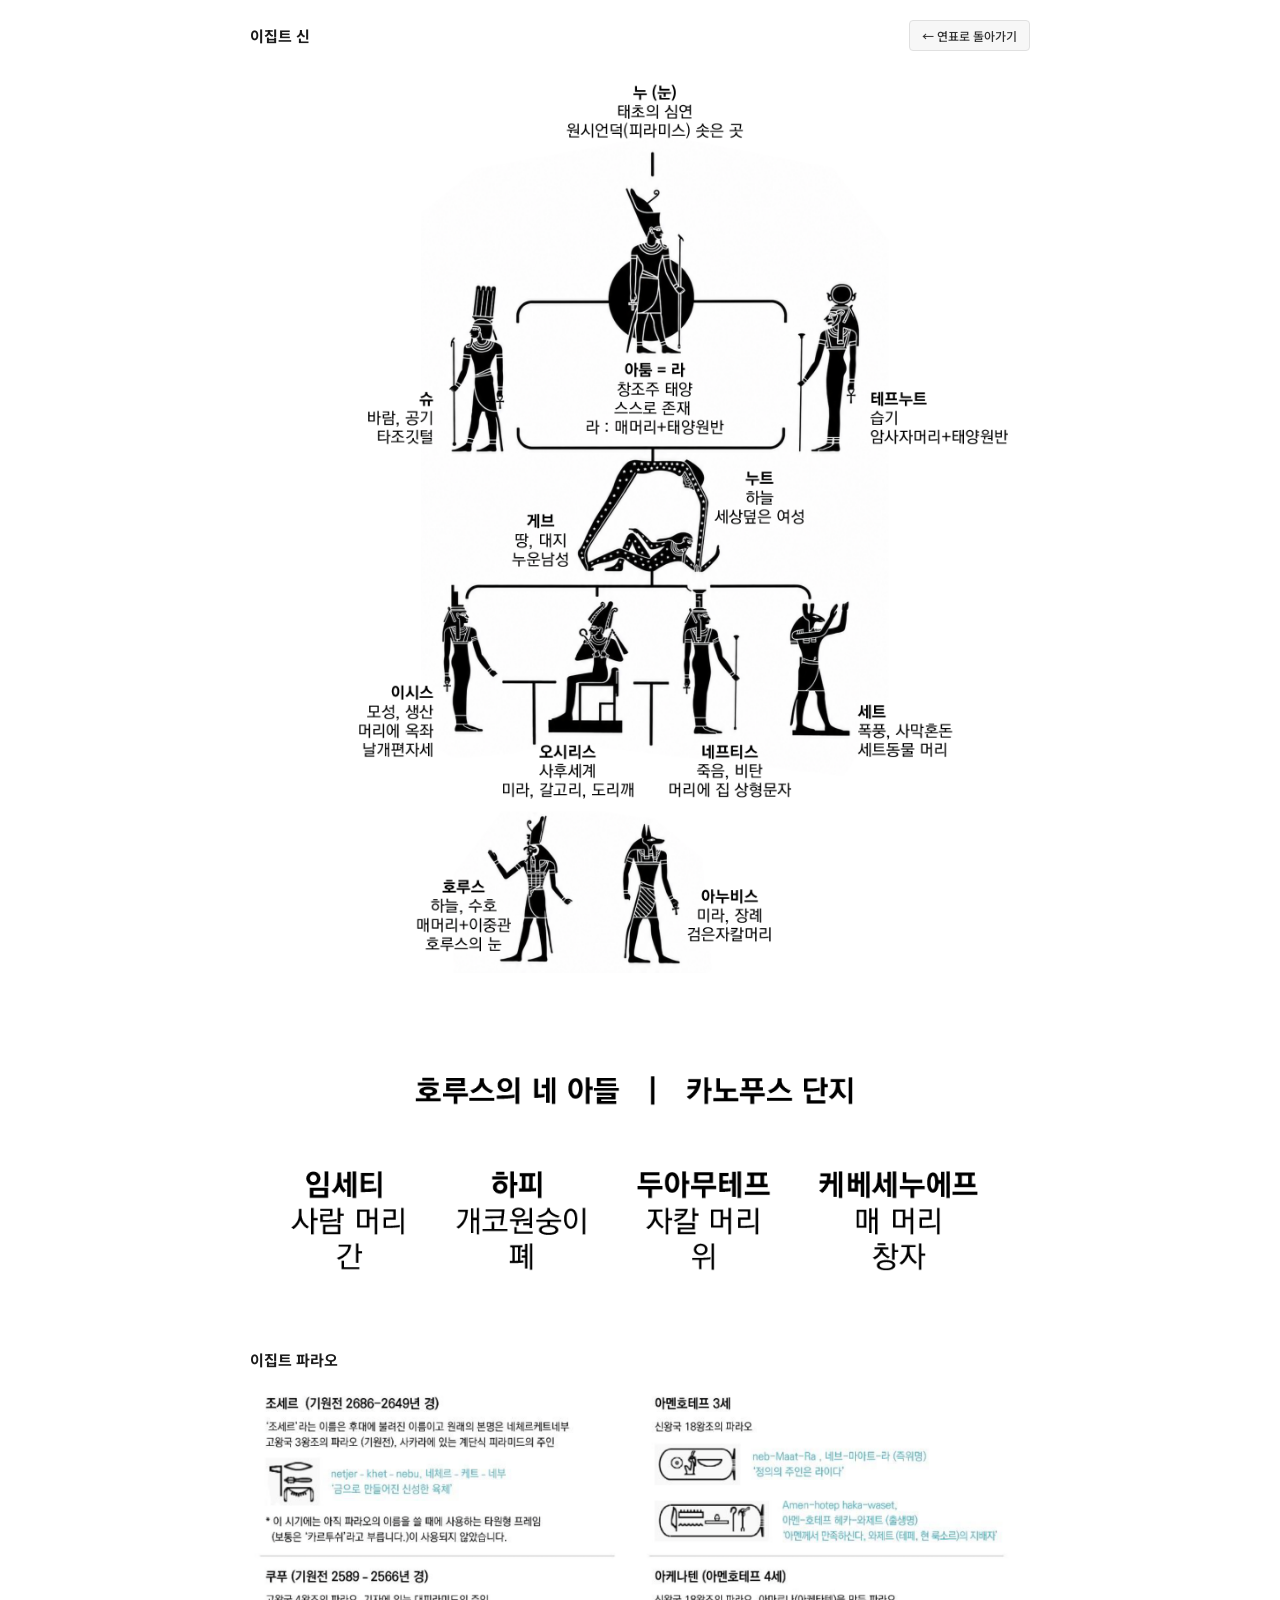
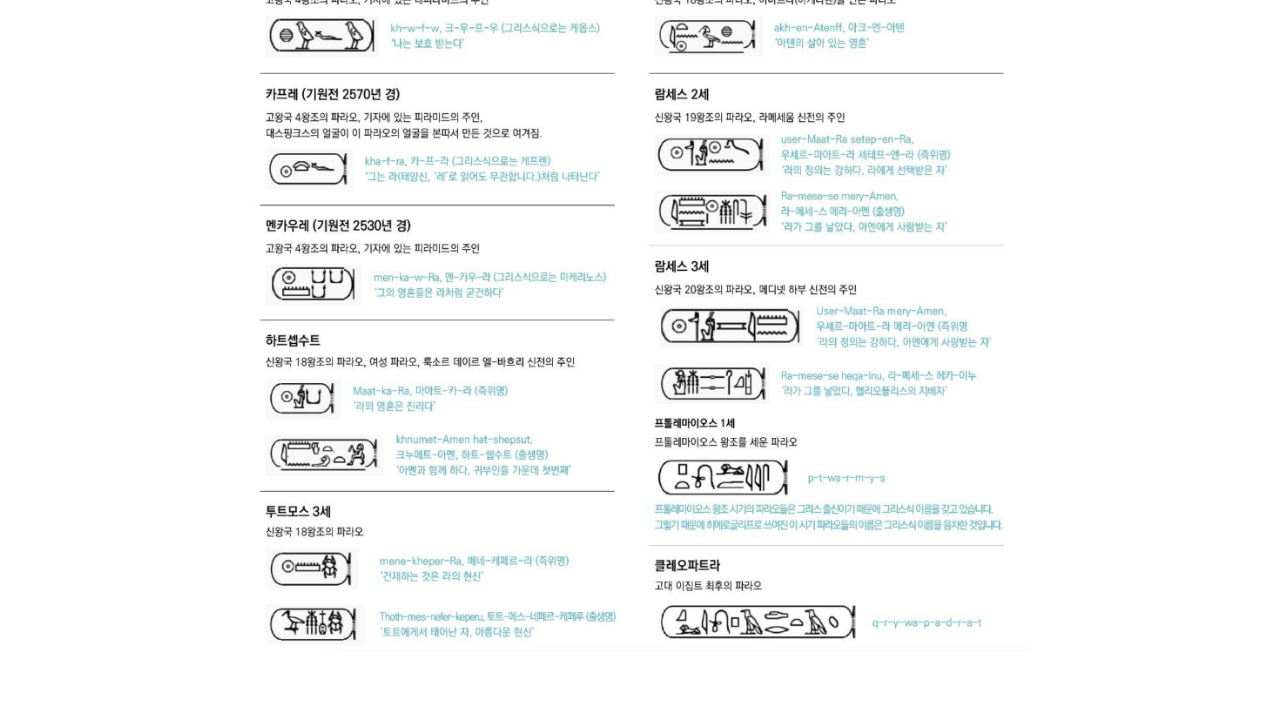
<file: egypt/egypt-schedule-images.html>
<!DOCTYPE html>
<html lang="ko">
<head>
<meta charset="UTF-8">
<meta name="viewport" content="width=device-width, initial-scale=1.0">
<title>이집트 신 · 파라오</title>
<link rel="preconnect" href="https://fonts.googleapis.com">
<link rel="preconnect" href="https://fonts.gstatic.com" crossorigin>
<link href="https://fonts.googleapis.com/css2?family=Noto+Sans+KR:wght@400;500;700&display=swap" rel="stylesheet">
<style>
  *{box-sizing:border-box;margin:0;padding:0}
  body{font-family:'Noto Sans KR',sans-serif;background:#fff;color:#1b1b1b;padding:20px 14px 50px;display:flex;flex-direction:column;align-items:center;min-height:100vh}
  .header{width:100%;max-width:780px;display:flex;justify-content:space-between;align-items:center;margin-bottom:16px}
  .section-header{width:100%;max-width:780px;display:flex;justify-content:flex-start;align-items:center;margin-top:28px;margin-bottom:16px}
  h1, h2{font-size:15px;font-weight:700;line-height:1.2}
  .back-btn{color:#333;background:#f7f7f7;border:1px solid #e0e0e0;padding:6px 12px;border-radius:4px;text-decoration:none;font-size:12px;font-weight:500;transition:all .15s}
  .back-btn:hover{background:#ebebeb;color:#111}
  .img-container{display:flex;flex-direction:column;gap:16px;width:100%;max-width:780px;align-items:center}
  img{width:100%;max-width:780px;height:auto;display:block}
</style>
</head>
<body>
  <div class="header">
    <h1>이집트 신</h1>
    <a href="./index.html" class="back-btn">← 연표로 돌아가기</a>
  </div>
  <div class="img-container">
    <img src="./egypt-gods-1.png" alt="이집트 신 이미지 1">
    <img src="./egypt-gods-2.png" alt="이집트 신 이미지 2">
  </div>

  <div class="section-header">
    <h2>이집트 파라오</h2>
  </div>
  <div class="img-container">
    <img src="./Pharaoh.png" alt="이집트 파라오">
  </div>
</body>
</html>
</file>
